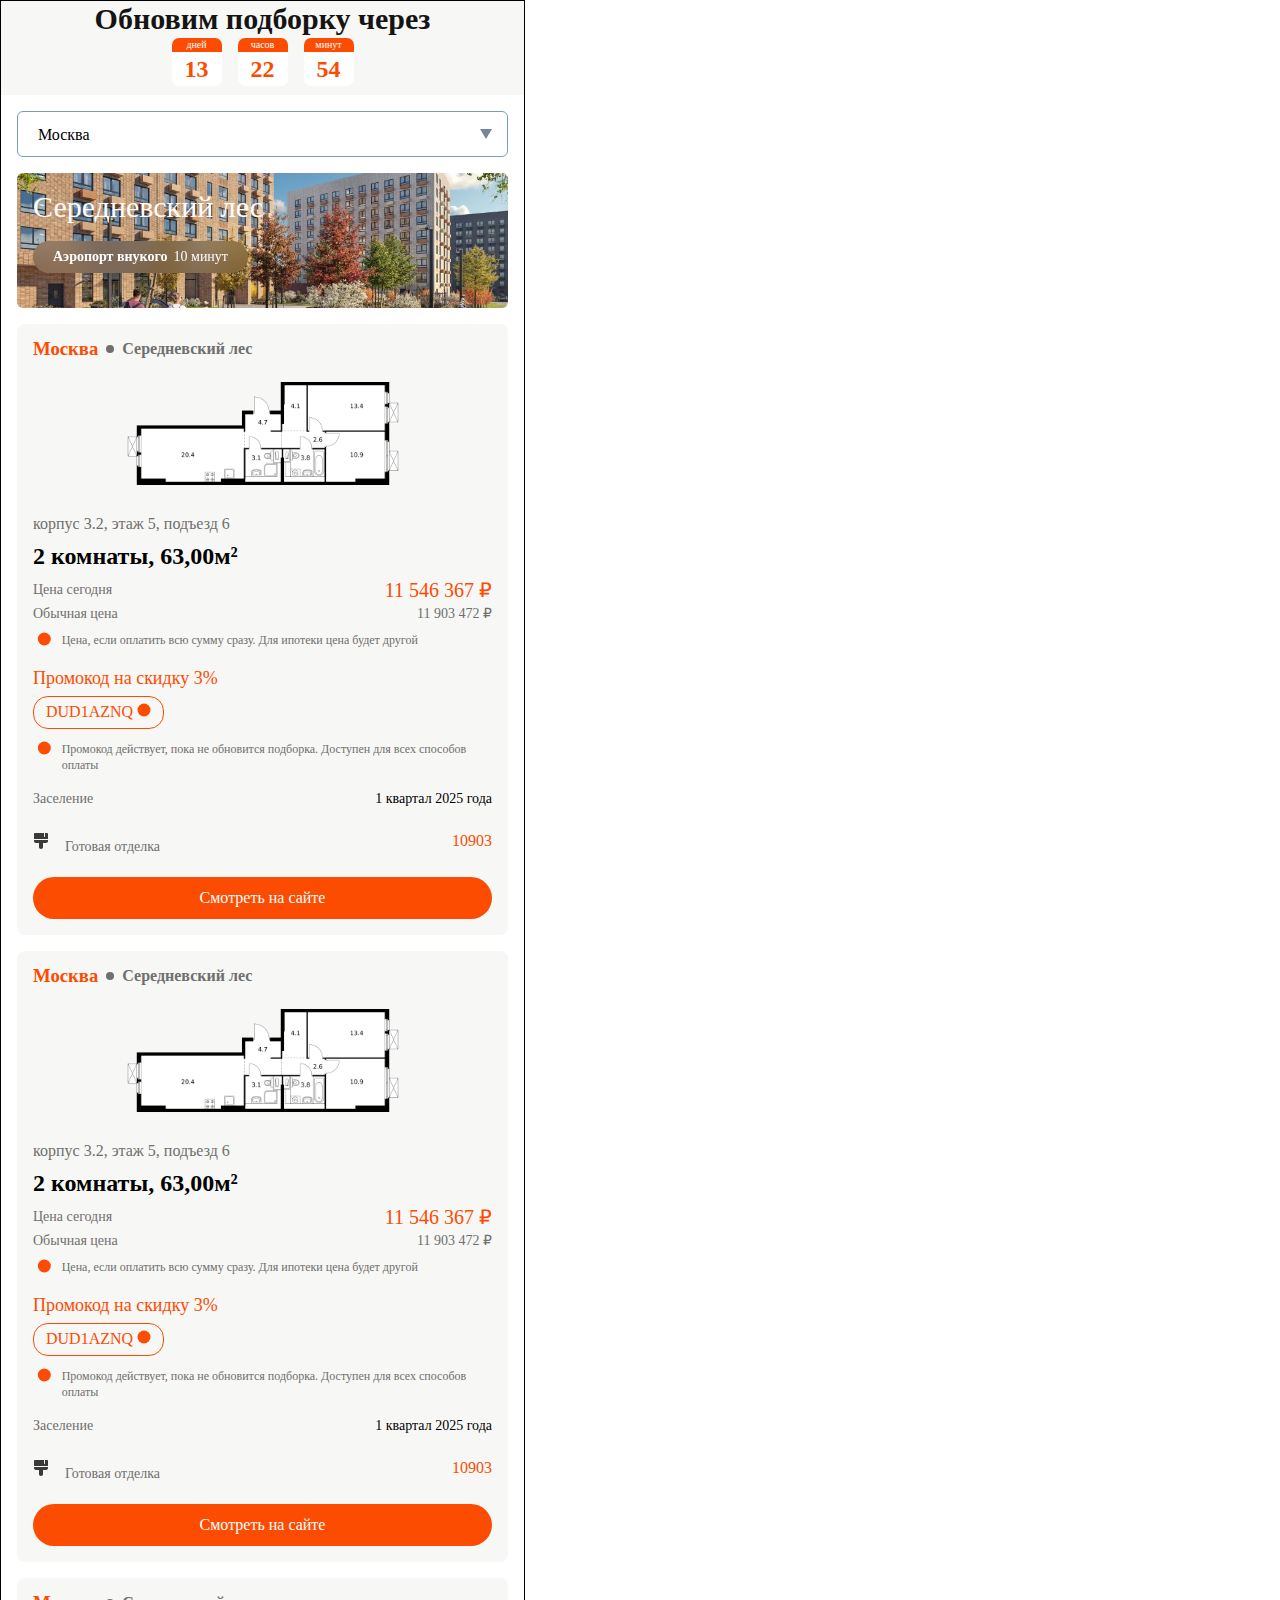
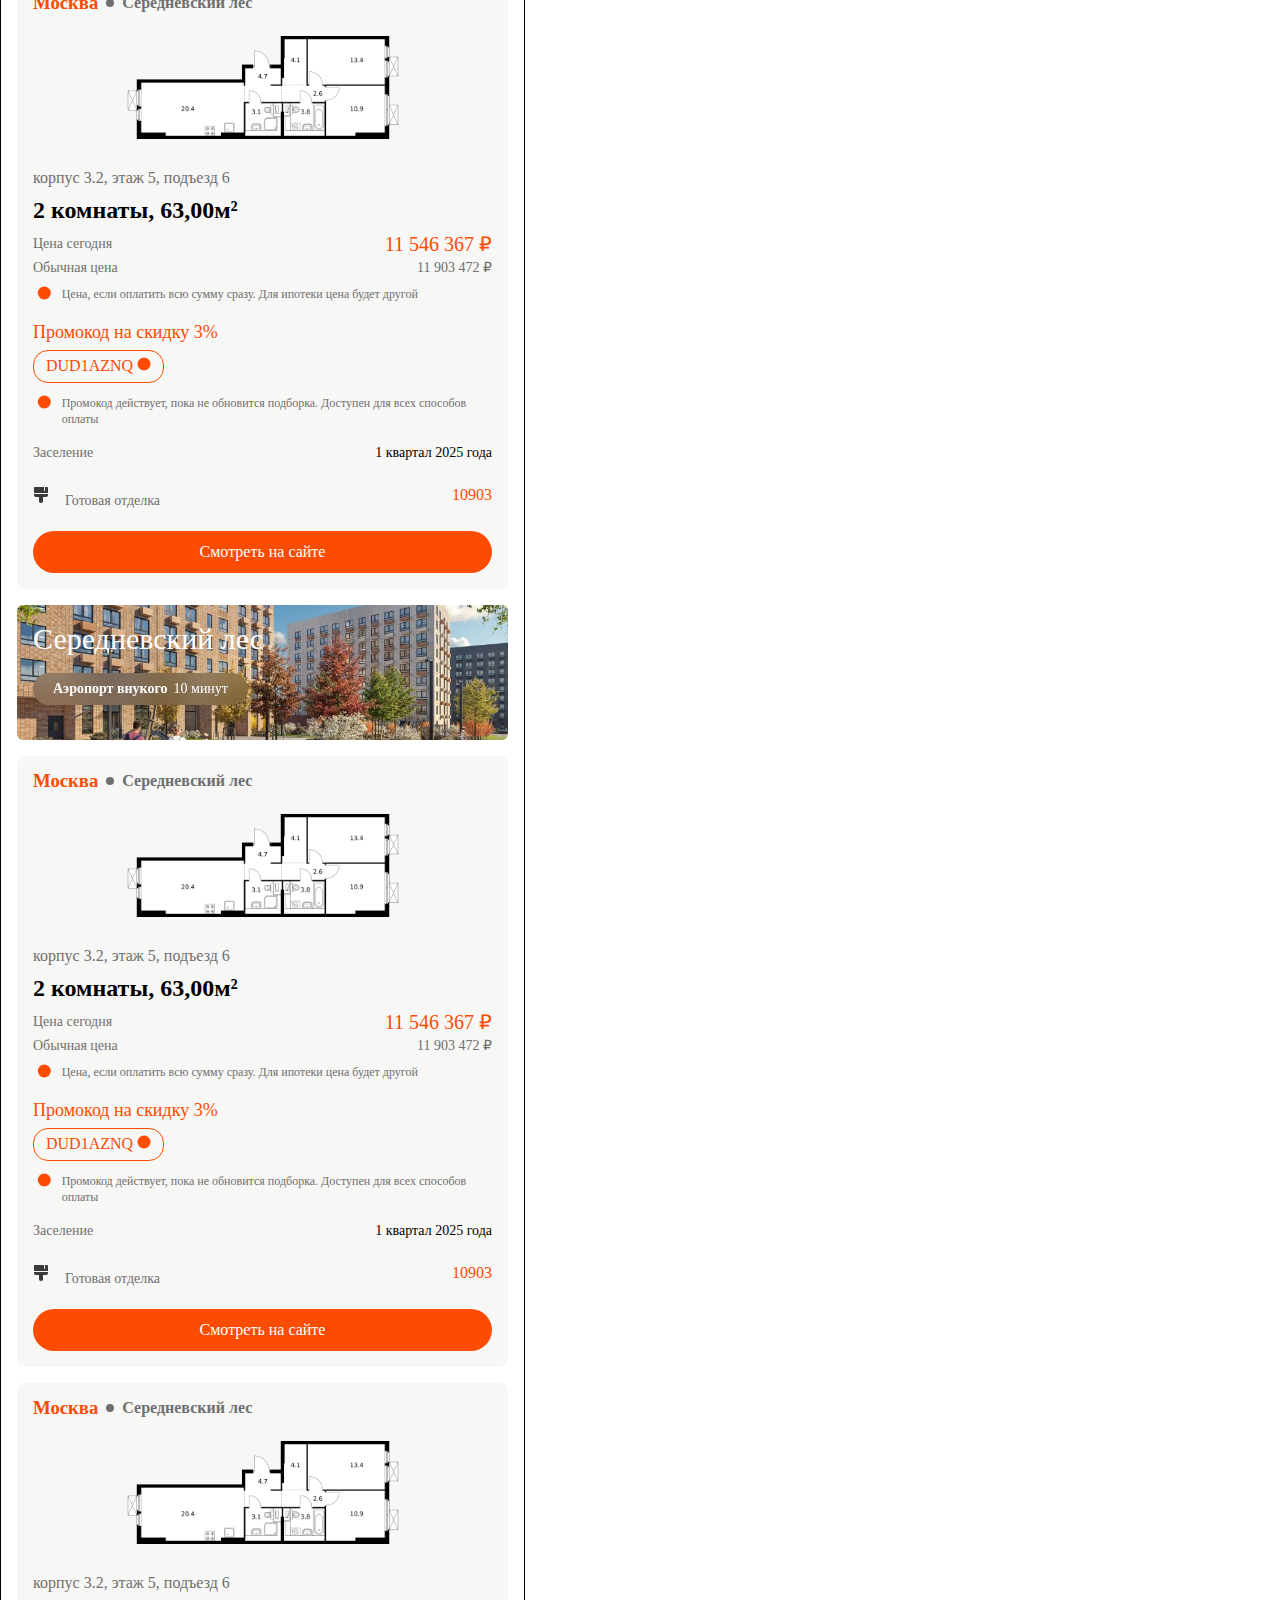
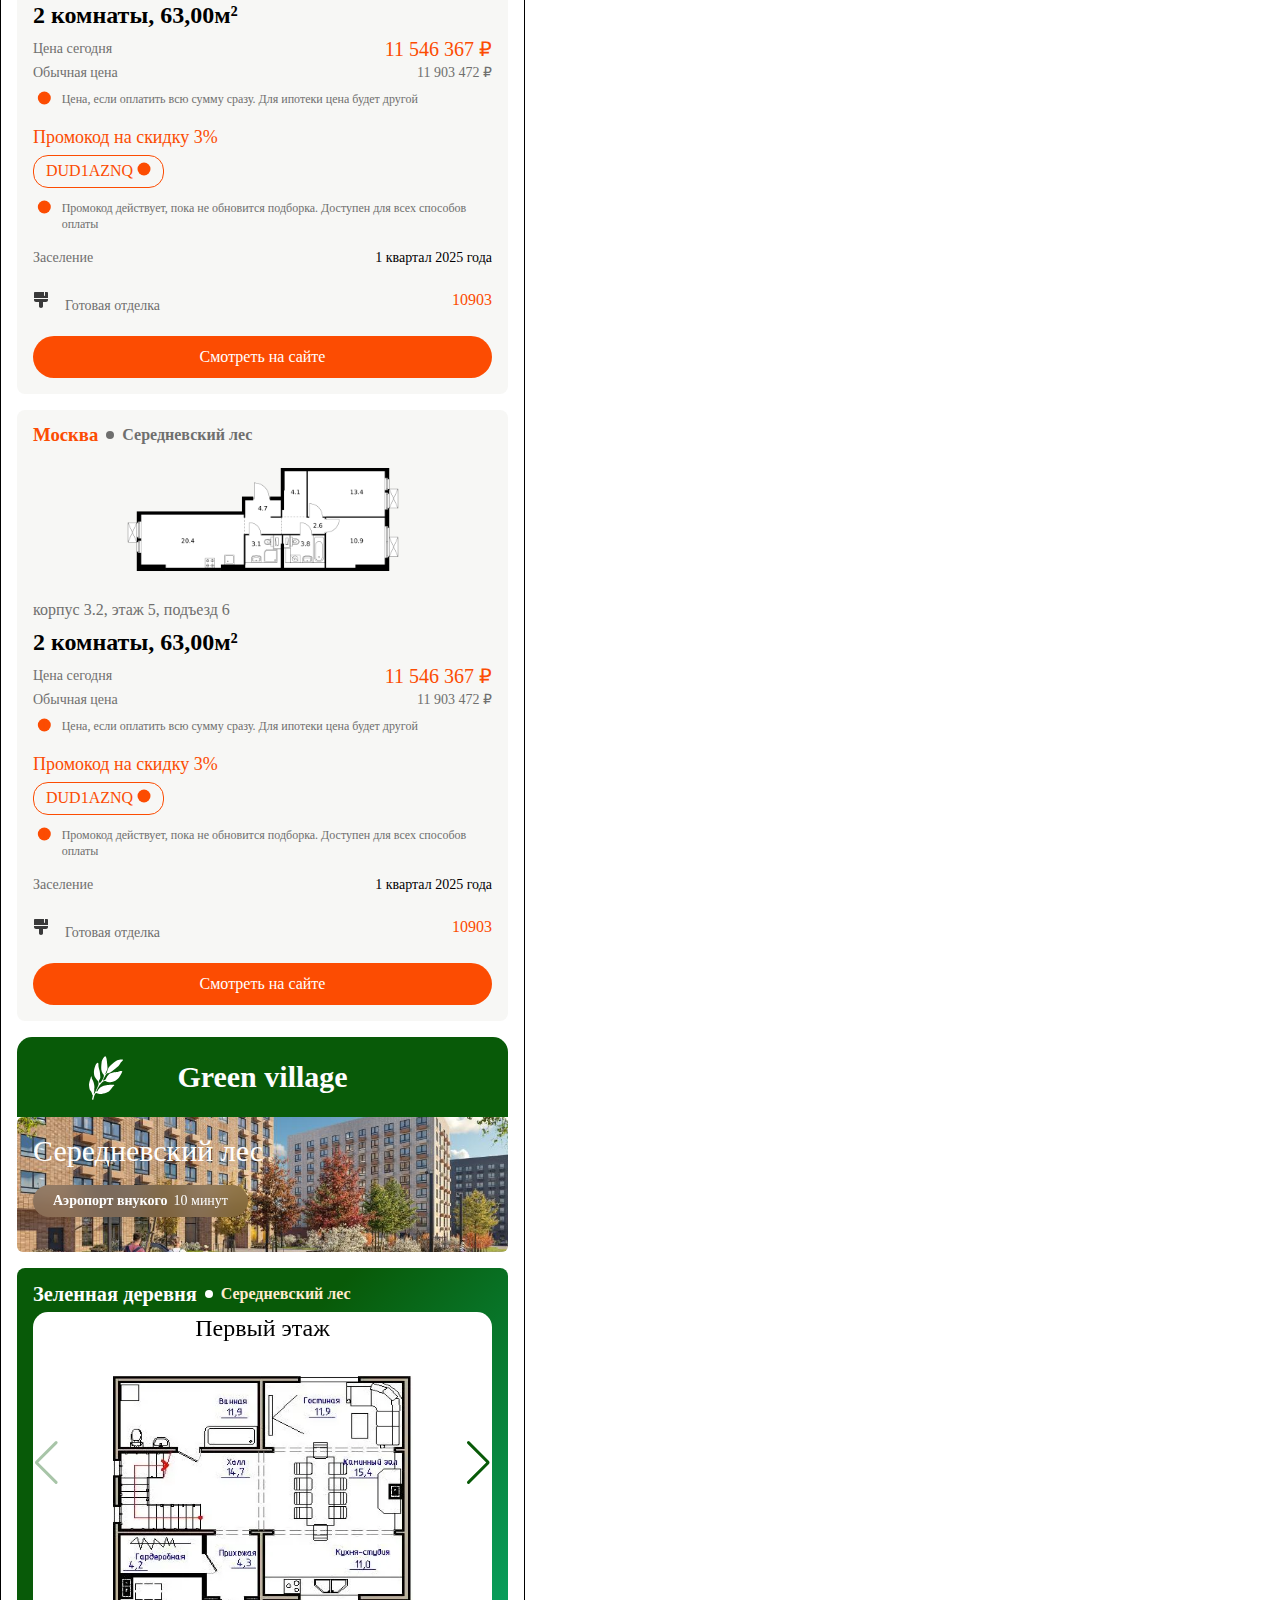
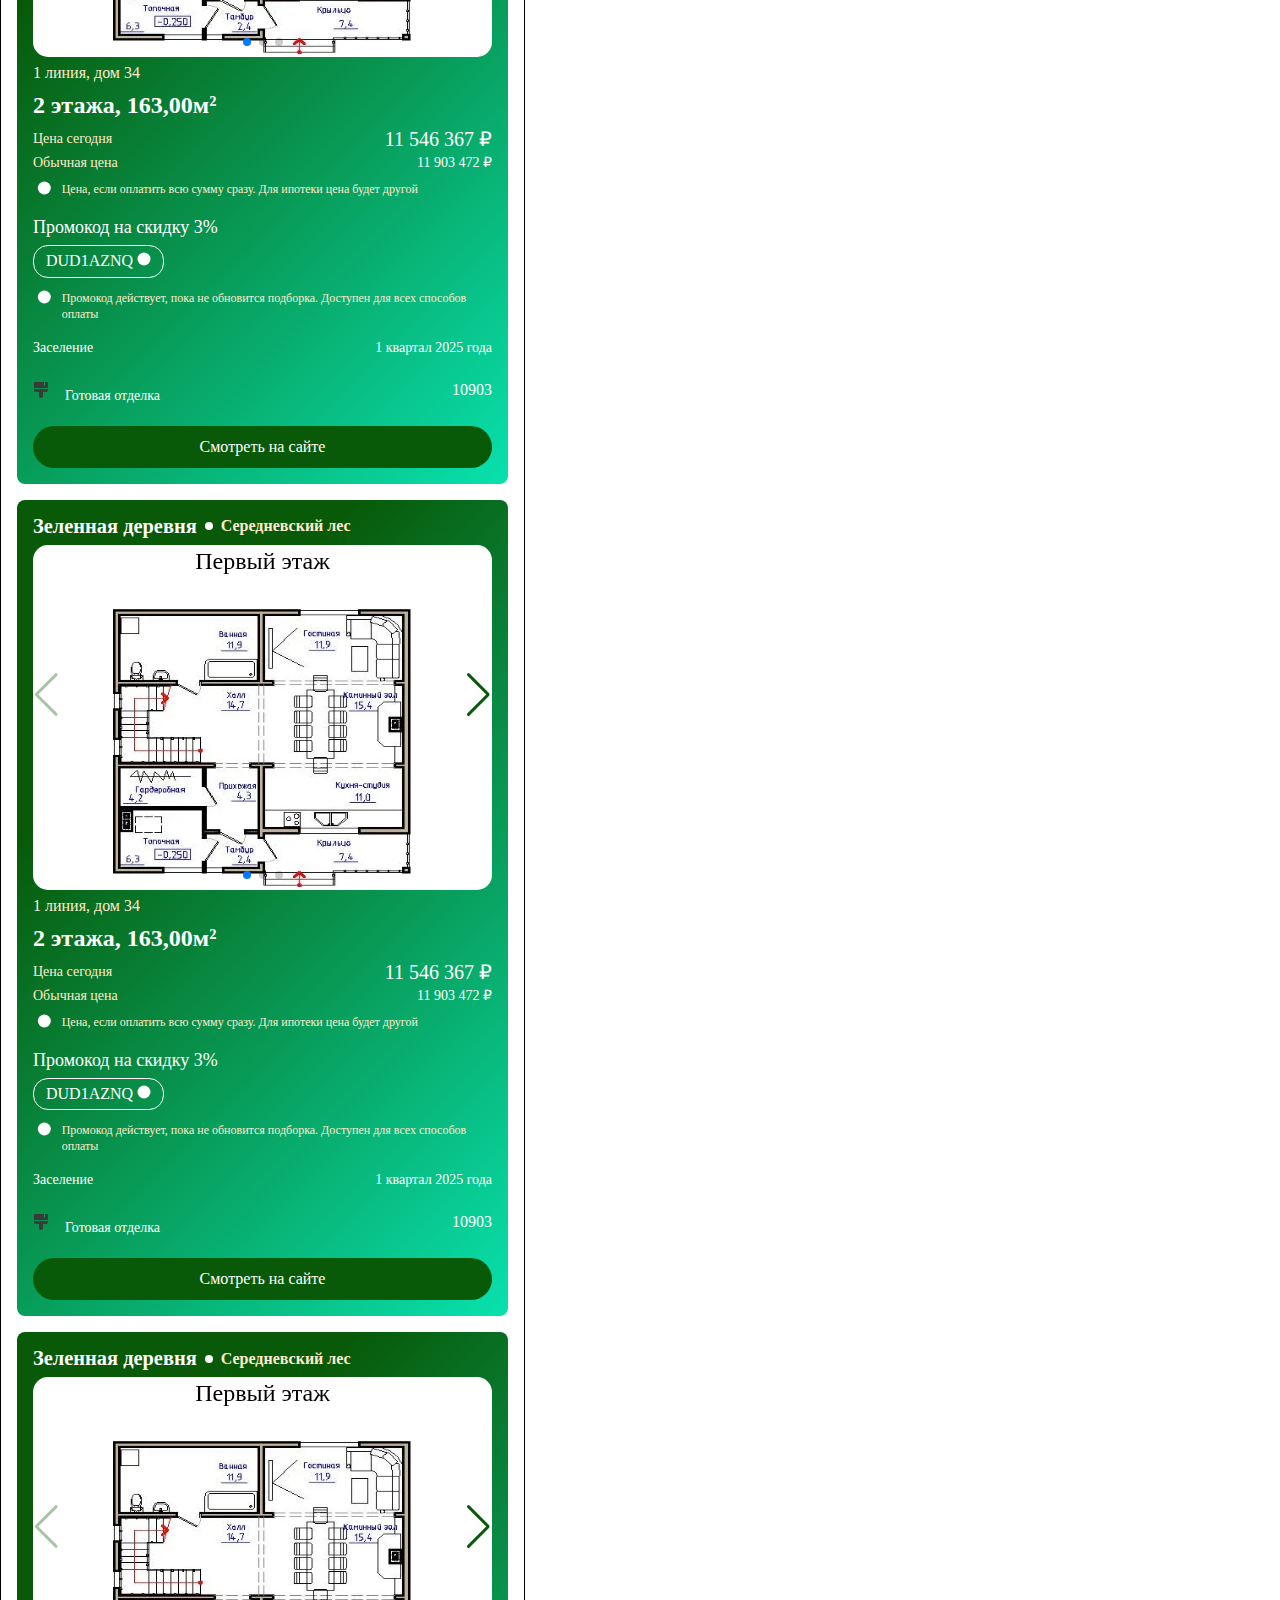
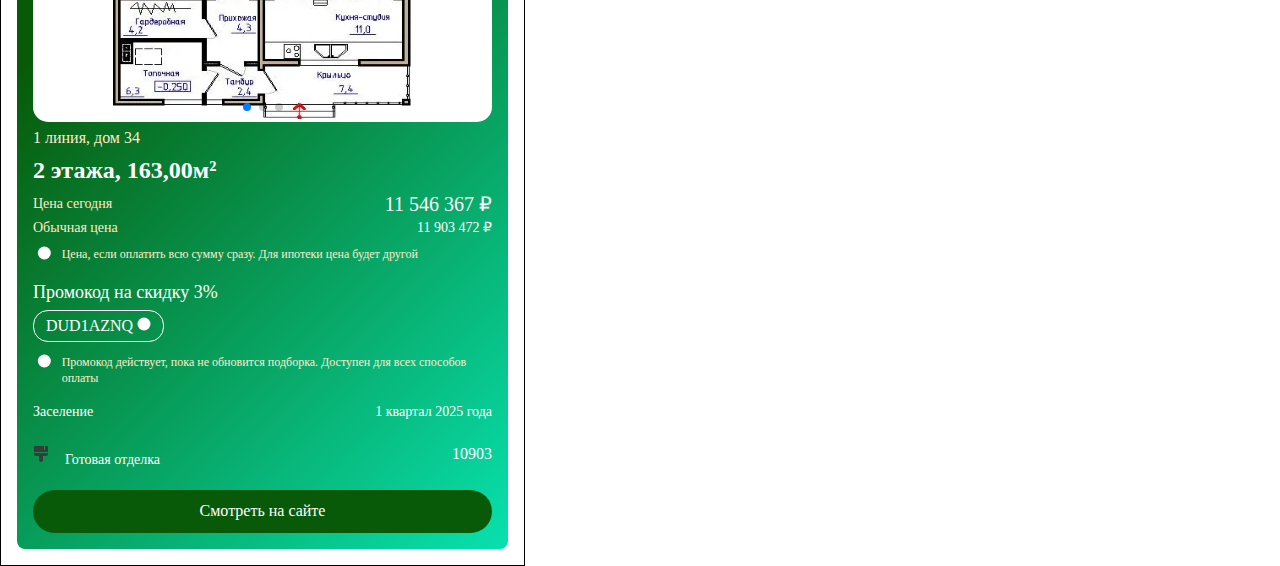
<file: index.html>
<!DOCTYPE html>
<html lang="en">

<head>
  <meta charset="UTF-8">
  <meta name="viewport" content="width=device-width, initial-scale=1.0">
  <title>Web app</title>
  <link rel="stylesheet" href="https://cdn.jsdelivr.net/npm/swiper@9/swiper-bundle.min.css"/>
  <link rel="stylesheet" href="css/normalize.css">
  <link rel="stylesheet" href="css/style.css">
  <link rel="stylesheet" href="css/style_swiper.css">
  <link rel="stylesheet" href="css/green.css">
</head>

<body>
  <div class="content">
    <div class="webapp__info">
      <h2 class="webapp__title">Обновим подборку через</h2>
      <ul class="info__date flex list-reset">
        <li class="date__card">
          <div class="card__content flex">
            <span class="card__up">дней</span>
            <span class="card__down">13</span>
          </div>
        </li>
        <li class="date__card">
          <div class="card__content flex">
            <span class="card__up">часов</span>
            <span class="card__down">22</span>
          </div>
        </li>
        <li class="date__card">
          <div class="card__content flex">
            <span class="card__up">минут</span>
            <span class="card__down">54</span>
          </div>
        </li>
      </ul>
    </div>
    <header>
      <div class="container">
        <div class="form-group">
          <div class="dropdown">
            <button class="dropdown__button">Москва</button>
            <ul class="dropdown__list">
              <li class="dropdown__list-item" data-id="moskov" data-value="travel">Москва</li>
              <li class="dropdown__list-item" data-id="spb" data-value="lessons">Санкт-Петербург</li>
              <li class="dropdown__list-item" data-id="s3" data-value="photo">Зеленная деревня</li>
              <li class="dropdown__list-item" data-id="sochi" data-value="sport">Сочи</li>
            </ul>
            <input type="text" name="select-category" value="" class="dropdown__input-hidden" >
          </div>
        </div>
      </div>
    </header>
    <main class="container">
      <section id="moskov">
        <a href="#">
          <div class="header__section">
            <h2 class="section__titile">Середневский лес</h2>
            <div class="section__transport flex">
              <h4 class="transport__name">Аэропорт внукого</h4>
              <span> </span>
              <time class="transport__time">10 минут</time>
            </div>
          </div>
        </a>
        <div>
          <ul class="list-reset">
            <li class="plans">
              <div class="plans__card flex">
                <div class="card__header flex">
                  <h3 class="header__city">Москва</h3>
                  <span class="header__point"></span>
                  <h4 class="header__location">Середневский лес</h4>
                </div>
                <img src="images/plan1.png" alt="" class="plans__img">
                <div>
                  <div class="plans__address flex">
                    <span class="address__text">корпус 3.2, этаж 5, подъезд 6</span>
                  </div>
                  <div class="plans__info flex">
                    <h2 class="info__detail">2 комнаты, 63,00м²</h2>
                  </div>
                  <div class="flex plans__price">
                    <div class="flex price__line">
                      <span class="price__detail">Цена сегодня</span>
                      <span class="price__detail price__today">11 546 367 ₽</span>
                    </div>
                    <div class="flex price__line">
                      <span class="price__detail">Обычная цена</span>
                      <span class="price__detail price__regular">11 903 472 ₽</span>
                    </div>
                  </div>
                  <div class="plans_sale flex">
                    <svg width="14" height="14" viewBox="0 0 14 14" fill="#fc4c02" xmlns="http://www.w3.org/2000/svg"
                      class="save__svg">
                      <circle cx="7" cy="7" r="6.5"></circle>
                      <path
                        d="M6.5 6C6.5 5.72386 6.72386 5.5 7 5.5C7.27614 5.5 7.5 5.72386 7.5 6V10.5C7.5 10.7761 7.27614 11 7 11C6.72386 11 6.5 10.7761 6.5 10.5V6Z">
                      </path>
                      <path
                        d="M7.00006 4.32C7.37206 4.32 7.66006 4.032 7.66006 3.66C7.66006 3.288 7.37206 3 7.00006 3C6.62806 3 6.34006 3.288 6.34006 3.66C6.34006 4.032 6.62806 4.32 7.00006 4.32Z">
                      </path>
                    </svg>
                    <p class="sale_text">
                      Цена, если оплатить всю сумму сразу. Для ипотеки цена будет другой
                    </p>
                  </div>
                  <p class="promocode__text">
                    Промокод на скидку 3%
                  </p>
                  <button class="btn-reset promocode__btn">
                    DUD1AZNQ
                    <svg width="14" height="14" viewBox="0 0 14 14" fill="#fc4c02" xmlns="http://www.w3.org/2000/svg"
                      class="stroke-primary basis-[5%] mr-1.5">
                      <circle cx="7" cy="7" r="6.5"></circle>
                      <path
                        d="M6.5 6C6.5 5.72386 6.72386 5.5 7 5.5C7.27614 5.5 7.5 5.72386 7.5 6V10.5C7.5 10.7761 7.27614 11 7 11C6.72386 11 6.5 10.7761 6.5 10.5V6Z">
                      </path>
                      <path
                        d="M7.00006 4.32C7.37206 4.32 7.66006 4.032 7.66006 3.66C7.66006 3.288 7.37206 3 7.00006 3C6.62806 3 6.34006 3.288 6.34006 3.66C6.34006 4.032 6.62806 4.32 7.00006 4.32Z">
                      </path>
                    </svg>
                  </button>
                  <div class="plans_sale flex">
                    <svg width="14" height="14" viewBox="0 0 14 14" fill="#fc4c02" xmlns="http://www.w3.org/2000/svg"
                      class="save__svg">
                      <circle cx="7" cy="7" r="6.5"></circle>
                      <path
                        d="M6.5 6C6.5 5.72386 6.72386 5.5 7 5.5C7.27614 5.5 7.5 5.72386 7.5 6V10.5C7.5 10.7761 7.27614 11 7 11C6.72386 11 6.5 10.7761 6.5 10.5V6Z">
                      </path>
                      <path
                        d="M7.00006 4.32C7.37206 4.32 7.66006 4.032 7.66006 3.66C7.66006 3.288 7.37206 3 7.00006 3C6.62806 3 6.34006 3.288 6.34006 3.66C6.34006 4.032 6.62806 4.32 7.00006 4.32Z">
                      </path>
                    </svg>
                    <p class="promocode__info">
                      Промокод действует, пока не обновится подборка. Доступен для всех способов оплаты
                    </p>
                  </div>
                  <div class="flex_between plans__check-in">
                    <span class="check-in__title">Заселение</span>
                    <span class="check-in__date">1 квартал 2025 года</span>
                  </div>
                  <div class="flex_between finishing">
                    <div class="flex">
                      <svg width="16" height="16" viewBox="0 0 16 16" fill="none" xmlns="http://www.w3.org/2000/svg">
                        <path fill-rule="evenodd" clip-rule="evenodd"
                          d="M15 6H1V1C1 0.447715 1.44772 0 2 0H11V3.5C11 3.77614 11.2239 4 11.5 4C11.7761 4 12 3.77614 12 3.5V0H14C14.5523 0 15 0.447715 15 1V6ZM1 7H15V8C15 9.10457 14.1046 10 13 10H10V14.3333C10 15.2538 9.10457 16 8 16C6.89543 16 6 15.2538 6 14.3333V10H3C1.89543 10 1 9.10457 1 8V7Z"
                          fill="#3A3A3A" />
                      </svg>
                      <span class="finishing__text">Готовая отделка</span>
                    </div>
                    <div class="flex">
                      <path fill-rule="evenodd" clip-rule="evenodd"
                        d="M13.9177 9.00419C14.0087 9.54892 14.4477 10 15 10C15.5523 10 16.0066 9.55004 15.9384 9.00199C15.4471 5.05471 12.0803 2 8 2C3.9197 2 0.552862 5.05471 0.0616463 9.00199C-0.00655635 9.55004 0.447715 10 1 10C1.55228 10 1.99127 9.54893 2.08226 9.00419C2.55661 6.16441 5.02554 4 8 4C10.9745 4 13.4434 6.16441 13.9177 9.00419Z">
                      </path>
                      <span class="finishing__count">10903</span>
                    </div>
                  </div>
                  <button class="btn-reset btn_link">
                    <a href="">
                      Смотреть на сайте
                    </a>
                  </button>
                </div>
              </div>
            </li>
            <li class="plans">
              <div class="plans__card flex">
                <div class="card__header flex">
                  <h3 class="header__city">Москва</h3>
                  <span class="header__point"></span>
                  <h4 class="header__location">Середневский лес</h4>
                </div>
                <img src="images/plan1.png" alt="" class="plans__img">
                <div>
                  <div class="plans__address flex">
                    <span class="address__text">корпус 3.2, этаж 5, подъезд 6</span>
                  </div>
                  <div class="plans__info flex">
                    <h2 class="info__detail">2 комнаты, 63,00м²</h2>
                  </div>
                  <div class="flex plans__price">
                    <div class="flex price__line">
                      <span class="price__detail">Цена сегодня</span>
                      <span class="price__detail price__today">11 546 367 ₽</span>
                    </div>
                    <div class="flex price__line">
                      <span class="price__detail">Обычная цена</span>
                      <span class="price__detail price__regular">11 903 472 ₽</span>
                    </div>
                  </div>
                  <div class="plans_sale flex">
                    <svg width="14" height="14" viewBox="0 0 14 14" fill="#fc4c02" xmlns="http://www.w3.org/2000/svg"
                      class="save__svg">
                      <circle cx="7" cy="7" r="6.5"></circle>
                      <path
                        d="M6.5 6C6.5 5.72386 6.72386 5.5 7 5.5C7.27614 5.5 7.5 5.72386 7.5 6V10.5C7.5 10.7761 7.27614 11 7 11C6.72386 11 6.5 10.7761 6.5 10.5V6Z">
                      </path>
                      <path
                        d="M7.00006 4.32C7.37206 4.32 7.66006 4.032 7.66006 3.66C7.66006 3.288 7.37206 3 7.00006 3C6.62806 3 6.34006 3.288 6.34006 3.66C6.34006 4.032 6.62806 4.32 7.00006 4.32Z">
                      </path>
                    </svg>
                    <p class="sale_text">
                      Цена, если оплатить всю сумму сразу. Для ипотеки цена будет другой
                    </p>
                  </div>
                  <p class="promocode__text">
                    Промокод на скидку 3%
                  </p>
                  <button class="btn-reset promocode__btn">
                    DUD1AZNQ
                    <svg width="14" height="14" viewBox="0 0 14 14" fill="#fc4c02" xmlns="http://www.w3.org/2000/svg"
                      class="stroke-primary basis-[5%] mr-1.5">
                      <circle cx="7" cy="7" r="6.5"></circle>
                      <path
                        d="M6.5 6C6.5 5.72386 6.72386 5.5 7 5.5C7.27614 5.5 7.5 5.72386 7.5 6V10.5C7.5 10.7761 7.27614 11 7 11C6.72386 11 6.5 10.7761 6.5 10.5V6Z">
                      </path>
                      <path
                        d="M7.00006 4.32C7.37206 4.32 7.66006 4.032 7.66006 3.66C7.66006 3.288 7.37206 3 7.00006 3C6.62806 3 6.34006 3.288 6.34006 3.66C6.34006 4.032 6.62806 4.32 7.00006 4.32Z">
                      </path>
                    </svg>
                  </button>
                  <div class="plans_sale flex">
                    <svg width="14" height="14" viewBox="0 0 14 14" fill="#fc4c02" xmlns="http://www.w3.org/2000/svg"
                      class="save__svg">
                      <circle cx="7" cy="7" r="6.5"></circle>
                      <path
                        d="M6.5 6C6.5 5.72386 6.72386 5.5 7 5.5C7.27614 5.5 7.5 5.72386 7.5 6V10.5C7.5 10.7761 7.27614 11 7 11C6.72386 11 6.5 10.7761 6.5 10.5V6Z">
                      </path>
                      <path
                        d="M7.00006 4.32C7.37206 4.32 7.66006 4.032 7.66006 3.66C7.66006 3.288 7.37206 3 7.00006 3C6.62806 3 6.34006 3.288 6.34006 3.66C6.34006 4.032 6.62806 4.32 7.00006 4.32Z">
                      </path>
                    </svg>
                    <p class="promocode__info">
                      Промокод действует, пока не обновится подборка. Доступен для всех способов оплаты
                    </p>
                  </div>
                  <div class="flex_between plans__check-in">
                    <span class="check-in__title">Заселение</span>
                    <span class="check-in__date">1 квартал 2025 года</span>
                  </div>
                  <div class="flex_between finishing">
                    <div class="flex">
                      <svg width="16" height="16" viewBox="0 0 16 16" fill="none" xmlns="http://www.w3.org/2000/svg">
                        <path fill-rule="evenodd" clip-rule="evenodd"
                          d="M15 6H1V1C1 0.447715 1.44772 0 2 0H11V3.5C11 3.77614 11.2239 4 11.5 4C11.7761 4 12 3.77614 12 3.5V0H14C14.5523 0 15 0.447715 15 1V6ZM1 7H15V8C15 9.10457 14.1046 10 13 10H10V14.3333C10 15.2538 9.10457 16 8 16C6.89543 16 6 15.2538 6 14.3333V10H3C1.89543 10 1 9.10457 1 8V7Z"
                          fill="#3A3A3A" />
                      </svg>
                      <span class="finishing__text">Готовая отделка</span>
                    </div>
                    <div class="flex">
                      <path fill-rule="evenodd" clip-rule="evenodd"
                        d="M13.9177 9.00419C14.0087 9.54892 14.4477 10 15 10C15.5523 10 16.0066 9.55004 15.9384 9.00199C15.4471 5.05471 12.0803 2 8 2C3.9197 2 0.552862 5.05471 0.0616463 9.00199C-0.00655635 9.55004 0.447715 10 1 10C1.55228 10 1.99127 9.54893 2.08226 9.00419C2.55661 6.16441 5.02554 4 8 4C10.9745 4 13.4434 6.16441 13.9177 9.00419Z">
                      </path>
                      <span class="finishing__count">10903</span>
                    </div>
                  </div>
                  <button class="btn-reset btn_link">
                    <a href="">
                      Смотреть на сайте
                    </a>
                  </button>
                </div>
              </div>
            </li>
            <li class="plans">
              <div class="plans__card flex">
                <div class="card__header flex">
                  <h3 class="header__city">Москва</h3>
                  <span class="header__point"></span>
                  <h4 class="header__location">Середневский лес</h4>
                </div>
                <img src="images/plan1.png" alt="" class="plans__img">
                <div>
                  <div class="plans__address flex">
                    <span class="address__text">корпус 3.2, этаж 5, подъезд 6</span>
                  </div>
                  <div class="plans__info flex">
                    <h2 class="info__detail">2 комнаты, 63,00м²</h2>
                  </div>
                  <div class="flex plans__price">
                    <div class="flex price__line">
                      <span class="price__detail">Цена сегодня</span>
                      <span class="price__detail price__today">11 546 367 ₽</span>
                    </div>
                    <div class="flex price__line">
                      <span class="price__detail">Обычная цена</span>
                      <span class="price__detail price__regular">11 903 472 ₽</span>
                    </div>
                  </div>
                  <div class="plans_sale flex">
                    <svg width="14" height="14" viewBox="0 0 14 14" fill="#fc4c02" xmlns="http://www.w3.org/2000/svg"
                      class="save__svg">
                      <circle cx="7" cy="7" r="6.5"></circle>
                      <path
                        d="M6.5 6C6.5 5.72386 6.72386 5.5 7 5.5C7.27614 5.5 7.5 5.72386 7.5 6V10.5C7.5 10.7761 7.27614 11 7 11C6.72386 11 6.5 10.7761 6.5 10.5V6Z">
                      </path>
                      <path
                        d="M7.00006 4.32C7.37206 4.32 7.66006 4.032 7.66006 3.66C7.66006 3.288 7.37206 3 7.00006 3C6.62806 3 6.34006 3.288 6.34006 3.66C6.34006 4.032 6.62806 4.32 7.00006 4.32Z">
                      </path>
                    </svg>
                    <p class="sale_text">
                      Цена, если оплатить всю сумму сразу. Для ипотеки цена будет другой
                    </p>
                  </div>
                  <p class="promocode__text">
                    Промокод на скидку 3%
                  </p>
                  <button class="btn-reset promocode__btn">
                    DUD1AZNQ
                    <svg width="14" height="14" viewBox="0 0 14 14" fill="#fc4c02" xmlns="http://www.w3.org/2000/svg"
                      class="stroke-primary basis-[5%] mr-1.5">
                      <circle cx="7" cy="7" r="6.5"></circle>
                      <path
                        d="M6.5 6C6.5 5.72386 6.72386 5.5 7 5.5C7.27614 5.5 7.5 5.72386 7.5 6V10.5C7.5 10.7761 7.27614 11 7 11C6.72386 11 6.5 10.7761 6.5 10.5V6Z">
                      </path>
                      <path
                        d="M7.00006 4.32C7.37206 4.32 7.66006 4.032 7.66006 3.66C7.66006 3.288 7.37206 3 7.00006 3C6.62806 3 6.34006 3.288 6.34006 3.66C6.34006 4.032 6.62806 4.32 7.00006 4.32Z">
                      </path>
                    </svg>
                  </button>
                  <div class="plans_sale flex">
                    <svg width="14" height="14" viewBox="0 0 14 14" fill="#fc4c02" xmlns="http://www.w3.org/2000/svg"
                      class="save__svg">
                      <circle cx="7" cy="7" r="6.5"></circle>
                      <path
                        d="M6.5 6C6.5 5.72386 6.72386 5.5 7 5.5C7.27614 5.5 7.5 5.72386 7.5 6V10.5C7.5 10.7761 7.27614 11 7 11C6.72386 11 6.5 10.7761 6.5 10.5V6Z">
                      </path>
                      <path
                        d="M7.00006 4.32C7.37206 4.32 7.66006 4.032 7.66006 3.66C7.66006 3.288 7.37206 3 7.00006 3C6.62806 3 6.34006 3.288 6.34006 3.66C6.34006 4.032 6.62806 4.32 7.00006 4.32Z">
                      </path>
                    </svg>
                    <p class="promocode__info">
                      Промокод действует, пока не обновится подборка. Доступен для всех способов оплаты
                    </p>
                  </div>
                  <div class="flex_between plans__check-in">
                    <span class="check-in__title">Заселение</span>
                    <span class="check-in__date">1 квартал 2025 года</span>
                  </div>
                  <div class="flex_between finishing">
                    <div class="flex">
                      <svg width="16" height="16" viewBox="0 0 16 16" fill="none" xmlns="http://www.w3.org/2000/svg">
                        <path fill-rule="evenodd" clip-rule="evenodd"
                          d="M15 6H1V1C1 0.447715 1.44772 0 2 0H11V3.5C11 3.77614 11.2239 4 11.5 4C11.7761 4 12 3.77614 12 3.5V0H14C14.5523 0 15 0.447715 15 1V6ZM1 7H15V8C15 9.10457 14.1046 10 13 10H10V14.3333C10 15.2538 9.10457 16 8 16C6.89543 16 6 15.2538 6 14.3333V10H3C1.89543 10 1 9.10457 1 8V7Z"
                          fill="#3A3A3A" />
                      </svg>
                      <span class="finishing__text">Готовая отделка</span>
                    </div>
                    <div class="flex">
                      <path fill-rule="evenodd" clip-rule="evenodd"
                        d="M13.9177 9.00419C14.0087 9.54892 14.4477 10 15 10C15.5523 10 16.0066 9.55004 15.9384 9.00199C15.4471 5.05471 12.0803 2 8 2C3.9197 2 0.552862 5.05471 0.0616463 9.00199C-0.00655635 9.55004 0.447715 10 1 10C1.55228 10 1.99127 9.54893 2.08226 9.00419C2.55661 6.16441 5.02554 4 8 4C10.9745 4 13.4434 6.16441 13.9177 9.00419Z">
                      </path>
                      <span class="finishing__count">10903</span>
                    </div>
                  </div>
                  <button class="btn-reset btn_link">
                    <a href="">
                      Смотреть на сайте
                    </a>
                  </button>
                </div>
              </div>
            </li>
          </ul>
        </div>
      </section>
      <section id="spb">
        <a href="#">
          <div class="header__section">
            <h2 class="section__titile">Середневский лес</h2>
            <div class="section__transport flex">
              <h4 class="transport__name">Аэропорт внукого</h4>
              <span></span>
              <time class="transport__time">10 минут</time>
            </div>
          </div>
        </a>
        <div>
          <ul class="list-reset">
            <li class="plans">
              <div class="plans__card flex">
                <div class="card__header flex">
                  <h3 class="header__city">Москва</h3>
                  <span class="header__point"></span>
                  <h4 class="header__location">Середневский лес</h4>
                </div>
                <img src="images/plan1.png" alt="" class="plans__img">
                <div>
                  <div>
                    <div class="plans__address flex">
                      <span class="address__text">корпус 3.2, этаж 5, подъезд 6</span>
                    </div>
                    <div class="plans__info flex">
                      <h2 class="info__detail">2 комнаты, 63,00м²</h2>
                    </div>
                    <div class="flex plans__price">
                      <div class="flex price__line">
                        <span class="price__detail">Цена сегодня</span>
                        <span class="price__detail price__today">11 546 367 ₽</span>
                      </div>
                      <div class="flex price__line">
                        <span class="price__detail">Обычная цена</span>
                        <span class="price__detail price__regular">11 903 472 ₽</span>
                      </div>
                    </div>
                    <div class="plans_sale flex">
                      <svg width="14" height="14" viewBox="0 0 14 14" fill="#fc4c02" xmlns="http://www.w3.org/2000/svg"
                        class="save__svg">
                        <circle cx="7" cy="7" r="6.5"></circle>
                        <path
                          d="M6.5 6C6.5 5.72386 6.72386 5.5 7 5.5C7.27614 5.5 7.5 5.72386 7.5 6V10.5C7.5 10.7761 7.27614 11 7 11C6.72386 11 6.5 10.7761 6.5 10.5V6Z">
                        </path>
                        <path
                          d="M7.00006 4.32C7.37206 4.32 7.66006 4.032 7.66006 3.66C7.66006 3.288 7.37206 3 7.00006 3C6.62806 3 6.34006 3.288 6.34006 3.66C6.34006 4.032 6.62806 4.32 7.00006 4.32Z">
                        </path>
                      </svg>
                      <p class="sale_text">
                        Цена, если оплатить всю сумму сразу. Для ипотеки цена будет другой
                      </p>
                    </div>
                    <p class="promocode__text">
                      Промокод на скидку 3%
                    </p>
                    <button class="btn-reset promocode__btn">
                      DUD1AZNQ
                      <svg width="14" height="14" viewBox="0 0 14 14" fill="#fc4c02" xmlns="http://www.w3.org/2000/svg"
                        class="stroke-primary basis-[5%] mr-1.5">
                        <circle cx="7" cy="7" r="6.5"></circle>
                        <path
                          d="M6.5 6C6.5 5.72386 6.72386 5.5 7 5.5C7.27614 5.5 7.5 5.72386 7.5 6V10.5C7.5 10.7761 7.27614 11 7 11C6.72386 11 6.5 10.7761 6.5 10.5V6Z">
                        </path>
                        <path
                          d="M7.00006 4.32C7.37206 4.32 7.66006 4.032 7.66006 3.66C7.66006 3.288 7.37206 3 7.00006 3C6.62806 3 6.34006 3.288 6.34006 3.66C6.34006 4.032 6.62806 4.32 7.00006 4.32Z">
                        </path>
                      </svg>
                    </button>
                    <div class="plans_sale flex">
                      <svg width="14" height="14" viewBox="0 0 14 14" fill="#fc4c02" xmlns="http://www.w3.org/2000/svg"
                        class="save__svg">
                        <circle cx="7" cy="7" r="6.5"></circle>
                        <path
                          d="M6.5 6C6.5 5.72386 6.72386 5.5 7 5.5C7.27614 5.5 7.5 5.72386 7.5 6V10.5C7.5 10.7761 7.27614 11 7 11C6.72386 11 6.5 10.7761 6.5 10.5V6Z">
                        </path>
                        <path
                          d="M7.00006 4.32C7.37206 4.32 7.66006 4.032 7.66006 3.66C7.66006 3.288 7.37206 3 7.00006 3C6.62806 3 6.34006 3.288 6.34006 3.66C6.34006 4.032 6.62806 4.32 7.00006 4.32Z">
                        </path>
                      </svg>
                      <p class="promocode__info">
                        Промокод действует, пока не обновится подборка. Доступен для всех способов оплаты
                      </p>
                    </div>
                    <div class="flex_between plans__check-in">
                      <span class="check-in__title">Заселение</span>
                      <span class="check-in__date">1 квартал 2025 года</span>
                    </div>
                    <div class="flex_between finishing">
                      <div class="flex">
                        <svg width="16" height="16" viewBox="0 0 16 16" fill="none" xmlns="http://www.w3.org/2000/svg">
                          <path fill-rule="evenodd" clip-rule="evenodd"
                            d="M15 6H1V1C1 0.447715 1.44772 0 2 0H11V3.5C11 3.77614 11.2239 4 11.5 4C11.7761 4 12 3.77614 12 3.5V0H14C14.5523 0 15 0.447715 15 1V6ZM1 7H15V8C15 9.10457 14.1046 10 13 10H10V14.3333C10 15.2538 9.10457 16 8 16C6.89543 16 6 15.2538 6 14.3333V10H3C1.89543 10 1 9.10457 1 8V7Z"
                            fill="#3A3A3A" />
                        </svg>
                        <span class="finishing__text">Готовая отделка</span>
                      </div>
                      <div class="flex">
                        <path fill-rule="evenodd" clip-rule="evenodd"
                          d="M13.9177 9.00419C14.0087 9.54892 14.4477 10 15 10C15.5523 10 16.0066 9.55004 15.9384 9.00199C15.4471 5.05471 12.0803 2 8 2C3.9197 2 0.552862 5.05471 0.0616463 9.00199C-0.00655635 9.55004 0.447715 10 1 10C1.55228 10 1.99127 9.54893 2.08226 9.00419C2.55661 6.16441 5.02554 4 8 4C10.9745 4 13.4434 6.16441 13.9177 9.00419Z">
                        </path>
                        <span class="finishing__count">10903</span>
                      </div>
                    </div>
                    <button class="btn-reset btn_link">
                      <a href="">
                        Смотреть на сайте
                      </a>
                    </button>
                  </div>
                </div>
              </div>
            </li>
            <li class="plans">
              <div class="plans__card flex">
                <div class="card__header flex">
                  <h3 class="header__city">Москва</h3>
                  <span class="header__point"></span>
                  <h4 class="header__location">Середневский лес</h4>
                </div>
                <img src="images/plan1.png" alt="" class="plans__img">
                <div>
                  <div class="plans__address flex">
                    <span class="address__text">корпус 3.2, этаж 5, подъезд 6</span>
                  </div>
                  <div class="plans__info flex">
                    <h2 class="info__detail">2 комнаты, 63,00м²</h2>
                  </div>
                  <div class="flex plans__price">
                    <div class="flex price__line">
                      <span class="price__detail">Цена сегодня</span>
                      <span class="price__detail price__today">11 546 367 ₽</span>
                    </div>
                    <div class="flex price__line">
                      <span class="price__detail">Обычная цена</span>
                      <span class="price__detail price__regular">11 903 472 ₽</span>
                    </div>
                  </div>
                  <div class="plans_sale flex">
                    <svg width="14" height="14" viewBox="0 0 14 14" fill="#fc4c02" xmlns="http://www.w3.org/2000/svg"
                      class="save__svg">
                      <circle cx="7" cy="7" r="6.5"></circle>
                      <path
                        d="M6.5 6C6.5 5.72386 6.72386 5.5 7 5.5C7.27614 5.5 7.5 5.72386 7.5 6V10.5C7.5 10.7761 7.27614 11 7 11C6.72386 11 6.5 10.7761 6.5 10.5V6Z">
                      </path>
                      <path
                        d="M7.00006 4.32C7.37206 4.32 7.66006 4.032 7.66006 3.66C7.66006 3.288 7.37206 3 7.00006 3C6.62806 3 6.34006 3.288 6.34006 3.66C6.34006 4.032 6.62806 4.32 7.00006 4.32Z">
                      </path>
                    </svg>
                    <p class="sale_text">
                      Цена, если оплатить всю сумму сразу. Для ипотеки цена будет другой
                    </p>
                  </div>
                  <p class="promocode__text">
                    Промокод на скидку 3%
                  </p>
                  <button class="btn-reset promocode__btn">
                    DUD1AZNQ
                    <svg width="14" height="14" viewBox="0 0 14 14" fill="#fc4c02" xmlns="http://www.w3.org/2000/svg"
                      class="stroke-primary basis-[5%] mr-1.5">
                      <circle cx="7" cy="7" r="6.5"></circle>
                      <path
                        d="M6.5 6C6.5 5.72386 6.72386 5.5 7 5.5C7.27614 5.5 7.5 5.72386 7.5 6V10.5C7.5 10.7761 7.27614 11 7 11C6.72386 11 6.5 10.7761 6.5 10.5V6Z">
                      </path>
                      <path
                        d="M7.00006 4.32C7.37206 4.32 7.66006 4.032 7.66006 3.66C7.66006 3.288 7.37206 3 7.00006 3C6.62806 3 6.34006 3.288 6.34006 3.66C6.34006 4.032 6.62806 4.32 7.00006 4.32Z">
                      </path>
                    </svg>
                  </button>
                  <div class="plans_sale flex">
                    <svg width="14" height="14" viewBox="0 0 14 14" fill="#fc4c02" xmlns="http://www.w3.org/2000/svg"
                      class="save__svg">
                      <circle cx="7" cy="7" r="6.5"></circle>
                      <path
                        d="M6.5 6C6.5 5.72386 6.72386 5.5 7 5.5C7.27614 5.5 7.5 5.72386 7.5 6V10.5C7.5 10.7761 7.27614 11 7 11C6.72386 11 6.5 10.7761 6.5 10.5V6Z">
                      </path>
                      <path
                        d="M7.00006 4.32C7.37206 4.32 7.66006 4.032 7.66006 3.66C7.66006 3.288 7.37206 3 7.00006 3C6.62806 3 6.34006 3.288 6.34006 3.66C6.34006 4.032 6.62806 4.32 7.00006 4.32Z">
                      </path>
                    </svg>
                    <p class="promocode__info">
                      Промокод действует, пока не обновится подборка. Доступен для всех способов оплаты
                    </p>
                  </div>
                  <div class="flex_between plans__check-in">
                    <span class="check-in__title">Заселение</span>
                    <span class="check-in__date">1 квартал 2025 года</span>
                  </div>
                  <div class="flex_between finishing">
                    <div class="flex">
                      <svg width="16" height="16" viewBox="0 0 16 16" fill="none" xmlns="http://www.w3.org/2000/svg">
                        <path fill-rule="evenodd" clip-rule="evenodd"
                          d="M15 6H1V1C1 0.447715 1.44772 0 2 0H11V3.5C11 3.77614 11.2239 4 11.5 4C11.7761 4 12 3.77614 12 3.5V0H14C14.5523 0 15 0.447715 15 1V6ZM1 7H15V8C15 9.10457 14.1046 10 13 10H10V14.3333C10 15.2538 9.10457 16 8 16C6.89543 16 6 15.2538 6 14.3333V10H3C1.89543 10 1 9.10457 1 8V7Z"
                          fill="#3A3A3A" />
                      </svg>
                      <span class="finishing__text">Готовая отделка</span>
                    </div>
                    <div class="flex">
                      <path fill-rule="evenodd" clip-rule="evenodd"
                        d="M13.9177 9.00419C14.0087 9.54892 14.4477 10 15 10C15.5523 10 16.0066 9.55004 15.9384 9.00199C15.4471 5.05471 12.0803 2 8 2C3.9197 2 0.552862 5.05471 0.0616463 9.00199C-0.00655635 9.55004 0.447715 10 1 10C1.55228 10 1.99127 9.54893 2.08226 9.00419C2.55661 6.16441 5.02554 4 8 4C10.9745 4 13.4434 6.16441 13.9177 9.00419Z">
                      </path>
                      <span class="finishing__count">10903</span>
                    </div>
                  </div>
                  <button class="btn-reset btn_link">
                    <a href="">
                      Смотреть на сайте
                    </a>
                  </button>
                </div>
              </div>
            </li>
            <li class="plans">
              <div class="plans__card flex">
                <div class="card__header flex">
                  <h3 class="header__city">Москва</h3>
                  <span class="header__point"></span>
                  <h4 class="header__location">Середневский лес</h4>
                </div>
                <img src="images/plan1.png" alt="" class="plans__img">
                <div>
                  <div class="plans__address flex">
                    <span class="address__text">корпус 3.2, этаж 5, подъезд 6</span>
                  </div>
                  <div class="plans__info flex">
                    <h2 class="info__detail">2 комнаты, 63,00м²</h2>
                  </div>
                  <div class="flex plans__price">
                    <div class="flex price__line">
                      <span class="price__detail">Цена сегодня</span>
                      <span class="price__detail price__today">11 546 367 ₽</span>
                    </div>
                    <div class="flex price__line">
                      <span class="price__detail">Обычная цена</span>
                      <span class="price__detail price__regular">11 903 472 ₽</span>
                    </div>
                  </div>
                  <div class="plans_sale flex">
                    <svg width="14" height="14" viewBox="0 0 14 14" fill="#fc4c02" xmlns="http://www.w3.org/2000/svg"
                      class="save__svg">
                      <circle cx="7" cy="7" r="6.5"></circle>
                      <path
                        d="M6.5 6C6.5 5.72386 6.72386 5.5 7 5.5C7.27614 5.5 7.5 5.72386 7.5 6V10.5C7.5 10.7761 7.27614 11 7 11C6.72386 11 6.5 10.7761 6.5 10.5V6Z">
                      </path>
                      <path
                        d="M7.00006 4.32C7.37206 4.32 7.66006 4.032 7.66006 3.66C7.66006 3.288 7.37206 3 7.00006 3C6.62806 3 6.34006 3.288 6.34006 3.66C6.34006 4.032 6.62806 4.32 7.00006 4.32Z">
                      </path>
                    </svg>
                    <p class="sale_text">
                      Цена, если оплатить всю сумму сразу. Для ипотеки цена будет другой
                    </p>
                  </div>
                  <p class="promocode__text">
                    Промокод на скидку 3%
                  </p>
                  <button class="btn-reset promocode__btn">
                    DUD1AZNQ
                    <svg width="14" height="14" viewBox="0 0 14 14" fill="#fc4c02" xmlns="http://www.w3.org/2000/svg"
                      class="stroke-primary basis-[5%] mr-1.5">
                      <circle cx="7" cy="7" r="6.5"></circle>
                      <path
                        d="M6.5 6C6.5 5.72386 6.72386 5.5 7 5.5C7.27614 5.5 7.5 5.72386 7.5 6V10.5C7.5 10.7761 7.27614 11 7 11C6.72386 11 6.5 10.7761 6.5 10.5V6Z">
                      </path>
                      <path
                        d="M7.00006 4.32C7.37206 4.32 7.66006 4.032 7.66006 3.66C7.66006 3.288 7.37206 3 7.00006 3C6.62806 3 6.34006 3.288 6.34006 3.66C6.34006 4.032 6.62806 4.32 7.00006 4.32Z">
                      </path>
                    </svg>
                  </button>
                  <div class="plans_sale flex">
                    <svg width="14" height="14" viewBox="0 0 14 14" fill="#fc4c02" xmlns="http://www.w3.org/2000/svg"
                      class="save__svg">
                      <circle cx="7" cy="7" r="6.5"></circle>
                      <path
                        d="M6.5 6C6.5 5.72386 6.72386 5.5 7 5.5C7.27614 5.5 7.5 5.72386 7.5 6V10.5C7.5 10.7761 7.27614 11 7 11C6.72386 11 6.5 10.7761 6.5 10.5V6Z">
                      </path>
                      <path
                        d="M7.00006 4.32C7.37206 4.32 7.66006 4.032 7.66006 3.66C7.66006 3.288 7.37206 3 7.00006 3C6.62806 3 6.34006 3.288 6.34006 3.66C6.34006 4.032 6.62806 4.32 7.00006 4.32Z">
                      </path>
                    </svg>
                    <p class="promocode__info">
                      Промокод действует, пока не обновится подборка. Доступен для всех способов оплаты
                    </p>
                  </div>
                  <div class="flex_between plans__check-in">
                    <span class="check-in__title">Заселение</span>
                    <span class="check-in__date">1 квартал 2025 года</span>
                  </div>
                  <div class="flex_between finishing">
                    <div class="flex">
                      <svg width="16" height="16" viewBox="0 0 16 16" fill="none" xmlns="http://www.w3.org/2000/svg">
                        <path fill-rule="evenodd" clip-rule="evenodd"
                          d="M15 6H1V1C1 0.447715 1.44772 0 2 0H11V3.5C11 3.77614 11.2239 4 11.5 4C11.7761 4 12 3.77614 12 3.5V0H14C14.5523 0 15 0.447715 15 1V6ZM1 7H15V8C15 9.10457 14.1046 10 13 10H10V14.3333C10 15.2538 9.10457 16 8 16C6.89543 16 6 15.2538 6 14.3333V10H3C1.89543 10 1 9.10457 1 8V7Z"
                          fill="#3A3A3A" />
                      </svg>
                      <span class="finishing__text">Готовая отделка</span>
                    </div>
                    <div class="flex">
                      <path fill-rule="evenodd" clip-rule="evenodd"
                        d="M13.9177 9.00419C14.0087 9.54892 14.4477 10 15 10C15.5523 10 16.0066 9.55004 15.9384 9.00199C15.4471 5.05471 12.0803 2 8 2C3.9197 2 0.552862 5.05471 0.0616463 9.00199C-0.00655635 9.55004 0.447715 10 1 10C1.55228 10 1.99127 9.54893 2.08226 9.00419C2.55661 6.16441 5.02554 4 8 4C10.9745 4 13.4434 6.16441 13.9177 9.00419Z">
                      </path>
                      <span class="finishing__count">10903</span>
                    </div>
                  </div>
                  <button class="btn-reset btn_link">
                    <a href="">
                      Смотреть на сайте
                    </a>
                  </button>
                </div>
              </div>
            </li>
          </ul>
        </div>
      </section>
      <section id="s3">
        <a href="#">
          <div class="green__label flex">
            <svg width="50px" height="50px" viewBox="0 0 1024 1024" class="gree__icon"  version="1.1" xmlns="http://www.w3.org/2000/svg">
              <path d="M859.29 140.28c-5.31-15.34-79.28-7-116 9.42s-163.34 116.58-188.52 172-17.35 64.14-30 84.29-17.1 33.3-22.12 27.66-2.24-16.66 7.83-36.5 28-55 32.21-78.58-10.15-111.32-11.56-147.31-15.46-105.8-33.6-106.37-69.25 69.39-75.15 122.11-17.46 139.43 4.21 195.12 34.11 42.14 41.25 66.88-14 82.5-40.95 117.38-37 46.84-48.27 43.18-17-29-9.06-46.76 26.22-37.12 26.48-61.55-9.33-113.22-15.22-136.06S360 291.87 358 272.34s2.85-67.45-10.61-72.41c-23.69-7.57-57.39 50.77-76.1 132.25s6.86 148 15.18 161.37 27.85 46.23 41.65 61.22 25.81 20.89 29.44 46.57 5.44 38.52-9.79 74.66-66.06 149.34-83 166.45c-4.19-42.4 6.47-30.15 7.41-63.57s-3.05-43.81 3-74.05-21.14-139.41-46-168.41c-12.13-15.05-8-53.59-15.32-54.33s-9.44-2.44-13.92 22.33-43 102-34.27 169.44 12.82 73.72 21.86 87.69 21.56 23.3 31.14 50.25 10.82 40.5 20.73 48.44-16.17 92.81-16.17 92.81l28.17 6s24.82-125.4 50.13-137 37.28 17.63 83.27 17.95 103.84-15.91 129.29-26.22 41.21-16.06 66.32-36.4 56.41-67.58 74.87-89.77 31.63-25.58 25.85-33.46-33.3-3.41-61-1.88-114.7 6.52-178.61 29.73-85.12 71.8-96.12 84.38-14.63 27.62-24.49 21.32-4.73-14.71 1.28-23.38 78.23-177 162.4-192.17c40.67-5.8 37.86 24.72 92.36 26s138.9-18.76 202.48-98.5c47.14-59.19 61-113.91 66.63-121s-28.71-13.21-53.39-6.47-35 16.15-58.92 19.32S607 402.11 563.34 443s-47.73 91-66.93 103.09-41.9 25-44.33 17.05 42.39-100.88 78.53-141.68c11.65-13.69 29-5.41 67.11-24.61s144-102.73 174.92-136.36 32.09-58.69 57.77-79.74 30.84-34.75 28.88-40.47z" fill="#ffffff" />
              <path d="M207.57 519c-11.4 41.54-7.11 122.14 1.1 161.26s31.48 151.17 31.48 151.17-17-118.18-24.28-165.4-8.3-147.03-8.3-147.03zM322.07 240.56C306.49 289.51 307.36 371 310.53 395s25.7 143.29 39 158.6c-17.27-74.25-28.49-121-33.21-164.41-4.65-43.1-0.32-77.72 5.75-148.63zM641.9 671.54c-33.45 39-103.26 81.1-125.27 91S381.22 816 361.2 812.71c72.25-24.34 117.88-39.36 157.31-58.18 39.09-18.66 66.27-40.53 123.39-82.99zM486 95.61c-10.09 27.71-43.91 204.72-21.09 280.17C450.33 288.82 486 95.61 486 95.61zM792.13 181.21c-39.45 21.42-213.55 167.5-225.74 185.64 33.42-22.3 225.74-185.64 225.74-185.64zM808.82 411.65c-18.6 24.78-170.91 157-273.46 145 159.64-32.19 273.46-145 273.46-145z" fill="#ffffff" />
            </svg>
            <h2 class="section__title">Green village</h2>
          </div>
          <div class="header__section">

            <h2 class="section__titile">Середневский лес</h2>
            <div class="section__transport flex">
              <h4 class="transport__name">Аэропорт внукого</h4>
              <span></span>
              <time class="transport__time">10 минут</time>
            </div>
          </div>
        </a>
        <div>
          <ul class="list-reset">
            <li class="plans ">
              <div class="plans__card plans-green flex">
                <div class="card__header flex">
                  <h3 class="header__city header__city-green">Зеленная деревня</h3>
                  <span class="header__point point-white"></span>
                  <h4 class="header__location text-blanchedalmond">Середневский лес</h4>
                </div>
                <div class="swiper bg-white">
                  <div class="swiper-wrapper">
                    <div class="swiper-slide swiper-slide__one flex">
                      <p class="swiper__text">Первый этаж</p>
                      <img src="images/swiper_1.PNG" alt="" class="swiper__images">
                    </div>
                    <div class="swiper-slide swiper-slide__one flex">
                      <p class="swiper__text">Второй этаж</p>
                      <img src="images/swiper_2.PNG" alt="" class="swiper__images">
                    </div>
                    <div class="swiper-slide swiper-slide__one flex">
                      <p class="swiper__text">Общий план</p>
                      <img src="images/5bda1314591922988791bc5f71d9f3ec.webp" alt="" class="swiper__images">
                    </div>
                    ...
                  </div>
                  <!-- If we need pagination -->
                  <div class="swiper-pagination"></div>

                  <!-- If we need navigation buttons -->
                  <div class="swiper-button-prev"></div>
                  <div class="swiper-button-next"></div>
                </div>
                <div>
                  <div>
                    <div class="plans__address flex">
                      <span class="address__text text-blanchedalmond">1 линия, дом 34</span>
                    </div>
                    <div class="plans__info flex">
                      <h2 class="info__detail text-white">2 этажа, 163,00м²</h2>
                    </div>
                    <div class="flex plans__price">
                      <div class="flex price__line">
                        <span class="price__detail text-blanchedalmond">Цена сегодня</span>
                        <span class="price__detail price__today text-white">11 546 367 ₽</span>
                      </div>
                      <div class="flex price__line">
                        <span class="price__detail text-blanchedalmond">Обычная цена</span>
                        <span class="price__detail price__regular text-white">11 903 472 ₽</span>
                      </div>
                    </div>
                    <div class="plans_sale flex">
                      <svg width="14" height="14" viewBox="0 0 14 14" fill="#ffffff" xmlns="http://www.w3.org/2000/svg"
                        class="save__svg">
                        <circle cx="7" cy="7" r="6.5"></circle>
                        <path
                          d="M6.5 6C6.5 5.72386 6.72386 5.5 7 5.5C7.27614 5.5 7.5 5.72386 7.5 6V10.5C7.5 10.7761 7.27614 11 7 11C6.72386 11 6.5 10.7761 6.5 10.5V6Z">
                        </path>
                        <path
                          d="M7.00006 4.32C7.37206 4.32 7.66006 4.032 7.66006 3.66C7.66006 3.288 7.37206 3 7.00006 3C6.62806 3 6.34006 3.288 6.34006 3.66C6.34006 4.032 6.62806 4.32 7.00006 4.32Z">
                        </path>
                      </svg>
                      <p class="sale_text text-blanchedalmond">
                        Цена, если оплатить всю сумму сразу. Для ипотеки цена будет другой
                      </p>
                    </div>
                    <p class="promocode__text text-white">
                      Промокод на скидку 3%
                    </p>
                    <button class="btn-reset promocode__btn text-white write_border">
                      DUD1AZNQ
                      <svg width="14" height="14" viewBox="0 0 14 14" fill="#ffffff" xmlns="http://www.w3.org/2000/svg"
                        class="stroke-primary basis-[5%] mr-1.5">
                        <circle cx="7" cy="7" r="6.5"></circle>
                        <path
                          d="M6.5 6C6.5 5.72386 6.72386 5.5 7 5.5C7.27614 5.5 7.5 5.72386 7.5 6V10.5C7.5 10.7761 7.27614 11 7 11C6.72386 11 6.5 10.7761 6.5 10.5V6Z">
                        </path>
                        <path
                          d="M7.00006 4.32C7.37206 4.32 7.66006 4.032 7.66006 3.66C7.66006 3.288 7.37206 3 7.00006 3C6.62806 3 6.34006 3.288 6.34006 3.66C6.34006 4.032 6.62806 4.32 7.00006 4.32Z">
                        </path>
                      </svg>
                    </button>
                    <div class="plans_sale flex">
                      <svg width="14" height="14" viewBox="0 0 14 14" fill="#ffffff" xmlns="http://www.w3.org/2000/svg"
                        class="save__svg">
                        <circle cx="7" cy="7" r="6.5"></circle>
                        <path
                          d="M6.5 6C6.5 5.72386 6.72386 5.5 7 5.5C7.27614 5.5 7.5 5.72386 7.5 6V10.5C7.5 10.7761 7.27614 11 7 11C6.72386 11 6.5 10.7761 6.5 10.5V6Z">
                        </path>
                        <path
                          d="M7.00006 4.32C7.37206 4.32 7.66006 4.032 7.66006 3.66C7.66006 3.288 7.37206 3 7.00006 3C6.62806 3 6.34006 3.288 6.34006 3.66C6.34006 4.032 6.62806 4.32 7.00006 4.32Z">
                        </path>
                      </svg>
                      <p class="promocode__info text-blanchedalmond">
                        Промокод действует, пока не обновится подборка. Доступен для всех способов оплаты
                      </p>
                    </div>
                    <div class="flex_between plans__check-in">
                      <span class="check-in__title text-white">Заселение</span>
                      <span class="check-in__date text-white">1 квартал 2025 года</span>
                    </div>
                    <div class="flex_between finishing">
                      <div class="flex">
                        <svg width="16" height="16" viewBox="0 0 16 16" fill="none" xmlns="http://www.w3.org/2000/svg">
                          <path fill-rule="evenodd" clip-rule="evenodd"
                            d="M15 6H1V1C1 0.447715 1.44772 0 2 0H11V3.5C11 3.77614 11.2239 4 11.5 4C11.7761 4 12 3.77614 12 3.5V0H14C14.5523 0 15 0.447715 15 1V6ZM1 7H15V8C15 9.10457 14.1046 10 13 10H10V14.3333C10 15.2538 9.10457 16 8 16C6.89543 16 6 15.2538 6 14.3333V10H3C1.89543 10 1 9.10457 1 8V7Z"
                            fill="#3A3A3A" />
                        </svg>
                        <span class="finishing__text text-white">Готовая отделка</span>
                      </div>
                      <div class="flex">
                        <path fill-rule="evenodd" clip-rule="evenodd"
                          d="M13.9177 9.00419C14.0087 9.54892 14.4477 10 15 10C15.5523 10 16.0066 9.55004 15.9384 9.00199C15.4471 5.05471 12.0803 2 8 2C3.9197 2 0.552862 5.05471 0.0616463 9.00199C-0.00655635 9.55004 0.447715 10 1 10C1.55228 10 1.99127 9.54893 2.08226 9.00419C2.55661 6.16441 5.02554 4 8 4C10.9745 4 13.4434 6.16441 13.9177 9.00419Z">
                        </path>
                        <span class="finishing__count text-white">10903</span>
                      </div>
                    </div>
                    <button class="btn-reset btn_link text-white bg-green">
                      <a href="">
                        Смотреть на сайте
                      </a>
                    </button>
                  </div>
                </div>
              </div>
            </li>
            <li class="plans ">
              <div class="plans__card plans-green flex">
                <div class="card__header flex">
                  <h3 class="header__city header__city-green">Зеленная деревня</h3>
                  <span class="header__point point-white"></span>
                  <h4 class="header__location text-blanchedalmond">Середневский лес</h4>
                </div>
                <div class="swiper bg-white">
                  <div class="swiper-wrapper">
                    <div class="swiper-slide swiper-slide__one flex">
                      <p class="swiper__text">Первый этаж</p>
                      <img src="images/swiper_1.PNG" alt="" class="swiper__images">
                    </div>
                    <div class="swiper-slide swiper-slide__one flex">
                      <p class="swiper__text">Второй этаж</p>
                      <img src="images/swiper_2.PNG" alt="" class="swiper__images">
                    </div>
                    <div class="swiper-slide swiper-slide__one flex">
                      <p class="swiper__text">Общий план</p>
                      <img src="images/5bda1314591922988791bc5f71d9f3ec.webp" alt="" class="swiper__images">
                    </div>
                    ...
                  </div>
                  <!-- If we need pagination -->
                  <div class="swiper-pagination"></div>

                  <!-- If we need navigation buttons -->
                  <div class="swiper-button-prev"></div>
                  <div class="swiper-button-next"></div>
                </div>
                <div>
                  <div>
                    <div class="plans__address flex">
                      <span class="address__text text-blanchedalmond">1 линия, дом 34</span>
                    </div>
                    <div class="plans__info flex">
                      <h2 class="info__detail text-white">2 этажа, 163,00м²</h2>
                    </div>
                    <div class="flex plans__price">
                      <div class="flex price__line">
                        <span class="price__detail text-blanchedalmond">Цена сегодня</span>
                        <span class="price__detail price__today text-white">11 546 367 ₽</span>
                      </div>
                      <div class="flex price__line">
                        <span class="price__detail text-blanchedalmond">Обычная цена</span>
                        <span class="price__detail price__regular text-white">11 903 472 ₽</span>
                      </div>
                    </div>
                    <div class="plans_sale flex">
                      <svg width="14" height="14" viewBox="0 0 14 14" fill="#ffffff" xmlns="http://www.w3.org/2000/svg"
                        class="save__svg">
                        <circle cx="7" cy="7" r="6.5"></circle>
                        <path
                          d="M6.5 6C6.5 5.72386 6.72386 5.5 7 5.5C7.27614 5.5 7.5 5.72386 7.5 6V10.5C7.5 10.7761 7.27614 11 7 11C6.72386 11 6.5 10.7761 6.5 10.5V6Z">
                        </path>
                        <path
                          d="M7.00006 4.32C7.37206 4.32 7.66006 4.032 7.66006 3.66C7.66006 3.288 7.37206 3 7.00006 3C6.62806 3 6.34006 3.288 6.34006 3.66C6.34006 4.032 6.62806 4.32 7.00006 4.32Z">
                        </path>
                      </svg>
                      <p class="sale_text text-blanchedalmond">
                        Цена, если оплатить всю сумму сразу. Для ипотеки цена будет другой
                      </p>
                    </div>
                    <p class="promocode__text text-white">
                      Промокод на скидку 3%
                    </p>
                    <button class="btn-reset promocode__btn text-white write_border">
                      DUD1AZNQ
                      <svg width="14" height="14" viewBox="0 0 14 14" fill="#ffffff" xmlns="http://www.w3.org/2000/svg"
                        class="stroke-primary basis-[5%] mr-1.5">
                        <circle cx="7" cy="7" r="6.5"></circle>
                        <path
                          d="M6.5 6C6.5 5.72386 6.72386 5.5 7 5.5C7.27614 5.5 7.5 5.72386 7.5 6V10.5C7.5 10.7761 7.27614 11 7 11C6.72386 11 6.5 10.7761 6.5 10.5V6Z">
                        </path>
                        <path
                          d="M7.00006 4.32C7.37206 4.32 7.66006 4.032 7.66006 3.66C7.66006 3.288 7.37206 3 7.00006 3C6.62806 3 6.34006 3.288 6.34006 3.66C6.34006 4.032 6.62806 4.32 7.00006 4.32Z">
                        </path>
                      </svg>
                    </button>
                    <div class="plans_sale flex">
                      <svg width="14" height="14" viewBox="0 0 14 14" fill="#ffffff" xmlns="http://www.w3.org/2000/svg"
                        class="save__svg">
                        <circle cx="7" cy="7" r="6.5"></circle>
                        <path
                          d="M6.5 6C6.5 5.72386 6.72386 5.5 7 5.5C7.27614 5.5 7.5 5.72386 7.5 6V10.5C7.5 10.7761 7.27614 11 7 11C6.72386 11 6.5 10.7761 6.5 10.5V6Z">
                        </path>
                        <path
                          d="M7.00006 4.32C7.37206 4.32 7.66006 4.032 7.66006 3.66C7.66006 3.288 7.37206 3 7.00006 3C6.62806 3 6.34006 3.288 6.34006 3.66C6.34006 4.032 6.62806 4.32 7.00006 4.32Z">
                        </path>
                      </svg>
                      <p class="promocode__info text-blanchedalmond">
                        Промокод действует, пока не обновится подборка. Доступен для всех способов оплаты
                      </p>
                    </div>
                    <div class="flex_between plans__check-in">
                      <span class="check-in__title text-white">Заселение</span>
                      <span class="check-in__date text-white">1 квартал 2025 года</span>
                    </div>
                    <div class="flex_between finishing">
                      <div class="flex">
                        <svg width="16" height="16" viewBox="0 0 16 16" fill="none" xmlns="http://www.w3.org/2000/svg">
                          <path fill-rule="evenodd" clip-rule="evenodd"
                            d="M15 6H1V1C1 0.447715 1.44772 0 2 0H11V3.5C11 3.77614 11.2239 4 11.5 4C11.7761 4 12 3.77614 12 3.5V0H14C14.5523 0 15 0.447715 15 1V6ZM1 7H15V8C15 9.10457 14.1046 10 13 10H10V14.3333C10 15.2538 9.10457 16 8 16C6.89543 16 6 15.2538 6 14.3333V10H3C1.89543 10 1 9.10457 1 8V7Z"
                            fill="#3A3A3A" />
                        </svg>
                        <span class="finishing__text text-white">Готовая отделка</span>
                      </div>
                      <div class="flex">
                        <path fill-rule="evenodd" clip-rule="evenodd"
                          d="M13.9177 9.00419C14.0087 9.54892 14.4477 10 15 10C15.5523 10 16.0066 9.55004 15.9384 9.00199C15.4471 5.05471 12.0803 2 8 2C3.9197 2 0.552862 5.05471 0.0616463 9.00199C-0.00655635 9.55004 0.447715 10 1 10C1.55228 10 1.99127 9.54893 2.08226 9.00419C2.55661 6.16441 5.02554 4 8 4C10.9745 4 13.4434 6.16441 13.9177 9.00419Z">
                        </path>
                        <span class="finishing__count text-white">10903</span>
                      </div>
                    </div>
                    <button class="btn-reset btn_link text-white bg-green">
                      <a href="">
                        Смотреть на сайте
                      </a>
                    </button>
                  </div>
                </div>
              </div>
            </li>
            <li class="plans ">
              <div class="plans__card plans-green flex">
                <div class="card__header flex">
                  <h3 class="header__city header__city-green">Зеленная деревня</h3>
                  <span class="header__point point-white"></span>
                  <h4 class="header__location text-blanchedalmond">Середневский лес</h4>
                </div>
                <div class="swiper bg-white">
                  <div class="swiper-wrapper">
                    <div class="swiper-slide swiper-slide__one flex">
                      <p class="swiper__text">Первый этаж</p>
                      <img src="images/swiper_1.PNG" alt="" class="swiper__images">
                    </div>
                    <div class="swiper-slide swiper-slide__one flex">
                      <p class="swiper__text">Второй этаж</p>
                      <img src="images/swiper_2.PNG" alt="" class="swiper__images">
                    </div>
                    <div class="swiper-slide swiper-slide__one flex">
                      <p class="swiper__text">Общий план</p>
                      <img src="images/5bda1314591922988791bc5f71d9f3ec.webp" alt="" class="swiper__images">
                    </div>
                    ...
                  </div>
                  <!-- If we need pagination -->
                  <div class="swiper-pagination"></div>

                  <!-- If we need navigation buttons -->
                  <div class="swiper-button-prev"></div>
                  <div class="swiper-button-next"></div>
                </div>
                <div>
                  <div>
                    <div class="plans__address flex">
                      <span class="address__text text-blanchedalmond">1 линия, дом 34</span>
                    </div>
                    <div class="plans__info flex">
                      <h2 class="info__detail text-white">2 этажа, 163,00м²</h2>
                    </div>
                    <div class="flex plans__price">
                      <div class="flex price__line">
                        <span class="price__detail text-blanchedalmond">Цена сегодня</span>
                        <span class="price__detail price__today text-white">11 546 367 ₽</span>
                      </div>
                      <div class="flex price__line">
                        <span class="price__detail text-blanchedalmond">Обычная цена</span>
                        <span class="price__detail price__regular text-white">11 903 472 ₽</span>
                      </div>
                    </div>
                    <div class="plans_sale flex">
                      <svg width="14" height="14" viewBox="0 0 14 14" fill="#ffffff" xmlns="http://www.w3.org/2000/svg"
                        class="save__svg">
                        <circle cx="7" cy="7" r="6.5"></circle>
                        <path
                          d="M6.5 6C6.5 5.72386 6.72386 5.5 7 5.5C7.27614 5.5 7.5 5.72386 7.5 6V10.5C7.5 10.7761 7.27614 11 7 11C6.72386 11 6.5 10.7761 6.5 10.5V6Z">
                        </path>
                        <path
                          d="M7.00006 4.32C7.37206 4.32 7.66006 4.032 7.66006 3.66C7.66006 3.288 7.37206 3 7.00006 3C6.62806 3 6.34006 3.288 6.34006 3.66C6.34006 4.032 6.62806 4.32 7.00006 4.32Z">
                        </path>
                      </svg>
                      <p class="sale_text text-blanchedalmond">
                        Цена, если оплатить всю сумму сразу. Для ипотеки цена будет другой
                      </p>
                    </div>
                    <p class="promocode__text text-white">
                      Промокод на скидку 3%
                    </p>
                    <button class="btn-reset promocode__btn text-white write_border">
                      DUD1AZNQ
                      <svg width="14" height="14" viewBox="0 0 14 14" fill="#ffffff" xmlns="http://www.w3.org/2000/svg"
                        class="stroke-primary basis-[5%] mr-1.5">
                        <circle cx="7" cy="7" r="6.5"></circle>
                        <path
                          d="M6.5 6C6.5 5.72386 6.72386 5.5 7 5.5C7.27614 5.5 7.5 5.72386 7.5 6V10.5C7.5 10.7761 7.27614 11 7 11C6.72386 11 6.5 10.7761 6.5 10.5V6Z">
                        </path>
                        <path
                          d="M7.00006 4.32C7.37206 4.32 7.66006 4.032 7.66006 3.66C7.66006 3.288 7.37206 3 7.00006 3C6.62806 3 6.34006 3.288 6.34006 3.66C6.34006 4.032 6.62806 4.32 7.00006 4.32Z">
                        </path>
                      </svg>
                    </button>
                    <div class="plans_sale flex">
                      <svg width="14" height="14" viewBox="0 0 14 14" fill="#ffffff" xmlns="http://www.w3.org/2000/svg"
                        class="save__svg">
                        <circle cx="7" cy="7" r="6.5"></circle>
                        <path
                          d="M6.5 6C6.5 5.72386 6.72386 5.5 7 5.5C7.27614 5.5 7.5 5.72386 7.5 6V10.5C7.5 10.7761 7.27614 11 7 11C6.72386 11 6.5 10.7761 6.5 10.5V6Z">
                        </path>
                        <path
                          d="M7.00006 4.32C7.37206 4.32 7.66006 4.032 7.66006 3.66C7.66006 3.288 7.37206 3 7.00006 3C6.62806 3 6.34006 3.288 6.34006 3.66C6.34006 4.032 6.62806 4.32 7.00006 4.32Z">
                        </path>
                      </svg>
                      <p class="promocode__info text-blanchedalmond">
                        Промокод действует, пока не обновится подборка. Доступен для всех способов оплаты
                      </p>
                    </div>
                    <div class="flex_between plans__check-in">
                      <span class="check-in__title text-white">Заселение</span>
                      <span class="check-in__date text-white">1 квартал 2025 года</span>
                    </div>
                    <div class="flex_between finishing">
                      <div class="flex">
                        <svg width="16" height="16" viewBox="0 0 16 16" fill="none" xmlns="http://www.w3.org/2000/svg">
                          <path fill-rule="evenodd" clip-rule="evenodd"
                            d="M15 6H1V1C1 0.447715 1.44772 0 2 0H11V3.5C11 3.77614 11.2239 4 11.5 4C11.7761 4 12 3.77614 12 3.5V0H14C14.5523 0 15 0.447715 15 1V6ZM1 7H15V8C15 9.10457 14.1046 10 13 10H10V14.3333C10 15.2538 9.10457 16 8 16C6.89543 16 6 15.2538 6 14.3333V10H3C1.89543 10 1 9.10457 1 8V7Z"
                            fill="#3A3A3A" />
                        </svg>
                        <span class="finishing__text text-white">Готовая отделка</span>
                      </div>
                      <div class="flex">
                        <path fill-rule="evenodd" clip-rule="evenodd"
                          d="M13.9177 9.00419C14.0087 9.54892 14.4477 10 15 10C15.5523 10 16.0066 9.55004 15.9384 9.00199C15.4471 5.05471 12.0803 2 8 2C3.9197 2 0.552862 5.05471 0.0616463 9.00199C-0.00655635 9.55004 0.447715 10 1 10C1.55228 10 1.99127 9.54893 2.08226 9.00419C2.55661 6.16441 5.02554 4 8 4C10.9745 4 13.4434 6.16441 13.9177 9.00419Z">
                        </path>
                        <span class="finishing__count text-white">10903</span>
                      </div>
                    </div>
                    <button class="btn-reset btn_link text-white bg-green">
                      <a href="">
                        Смотреть на сайте
                      </a>
                    </button>
                  </div>
                </div>
              </div>
            </li>
          </ul>
        </div>
      </section>
    </main>
  </div>
  <script src="https://unpkg.com/swiper/swiper-bundle.min.js"></script>
  <script src="js/style_swiper.js"></script>
  <script src="js/select_js.js"></script>
</body>

</html>
</file>
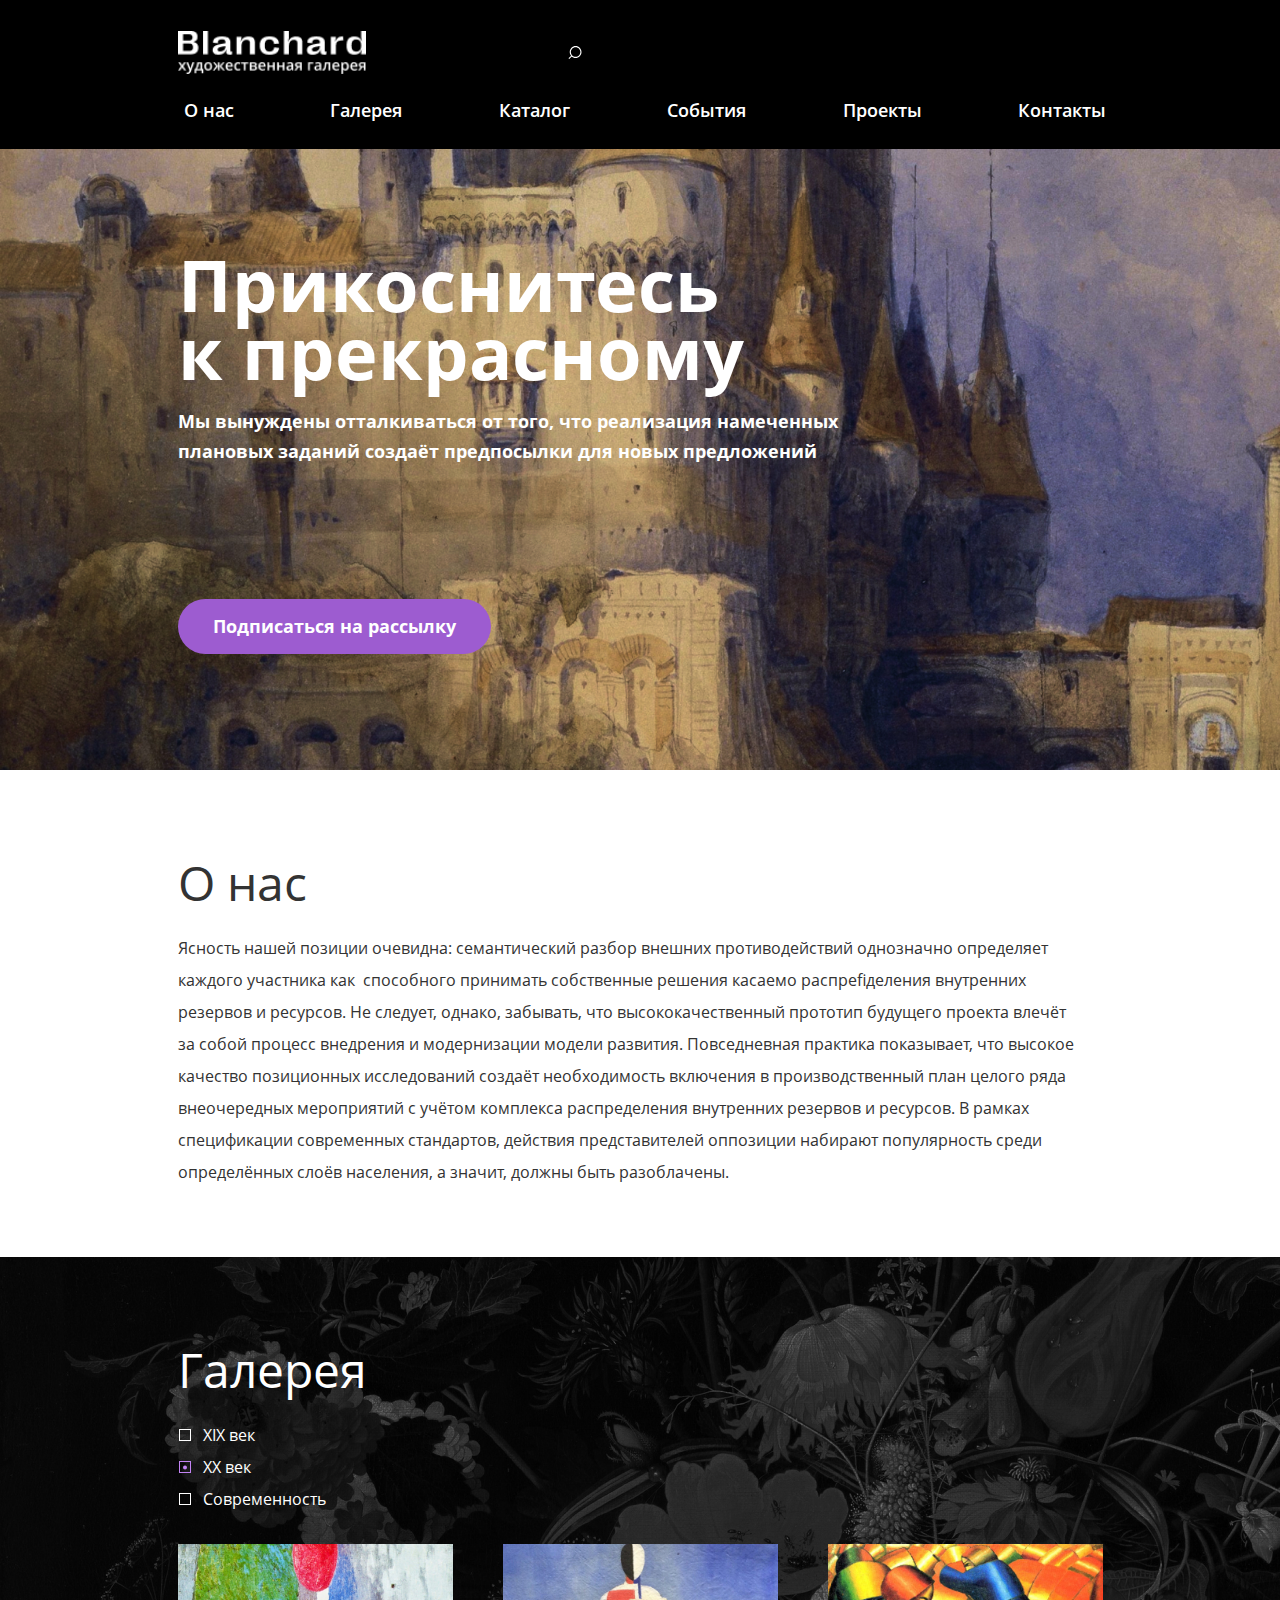
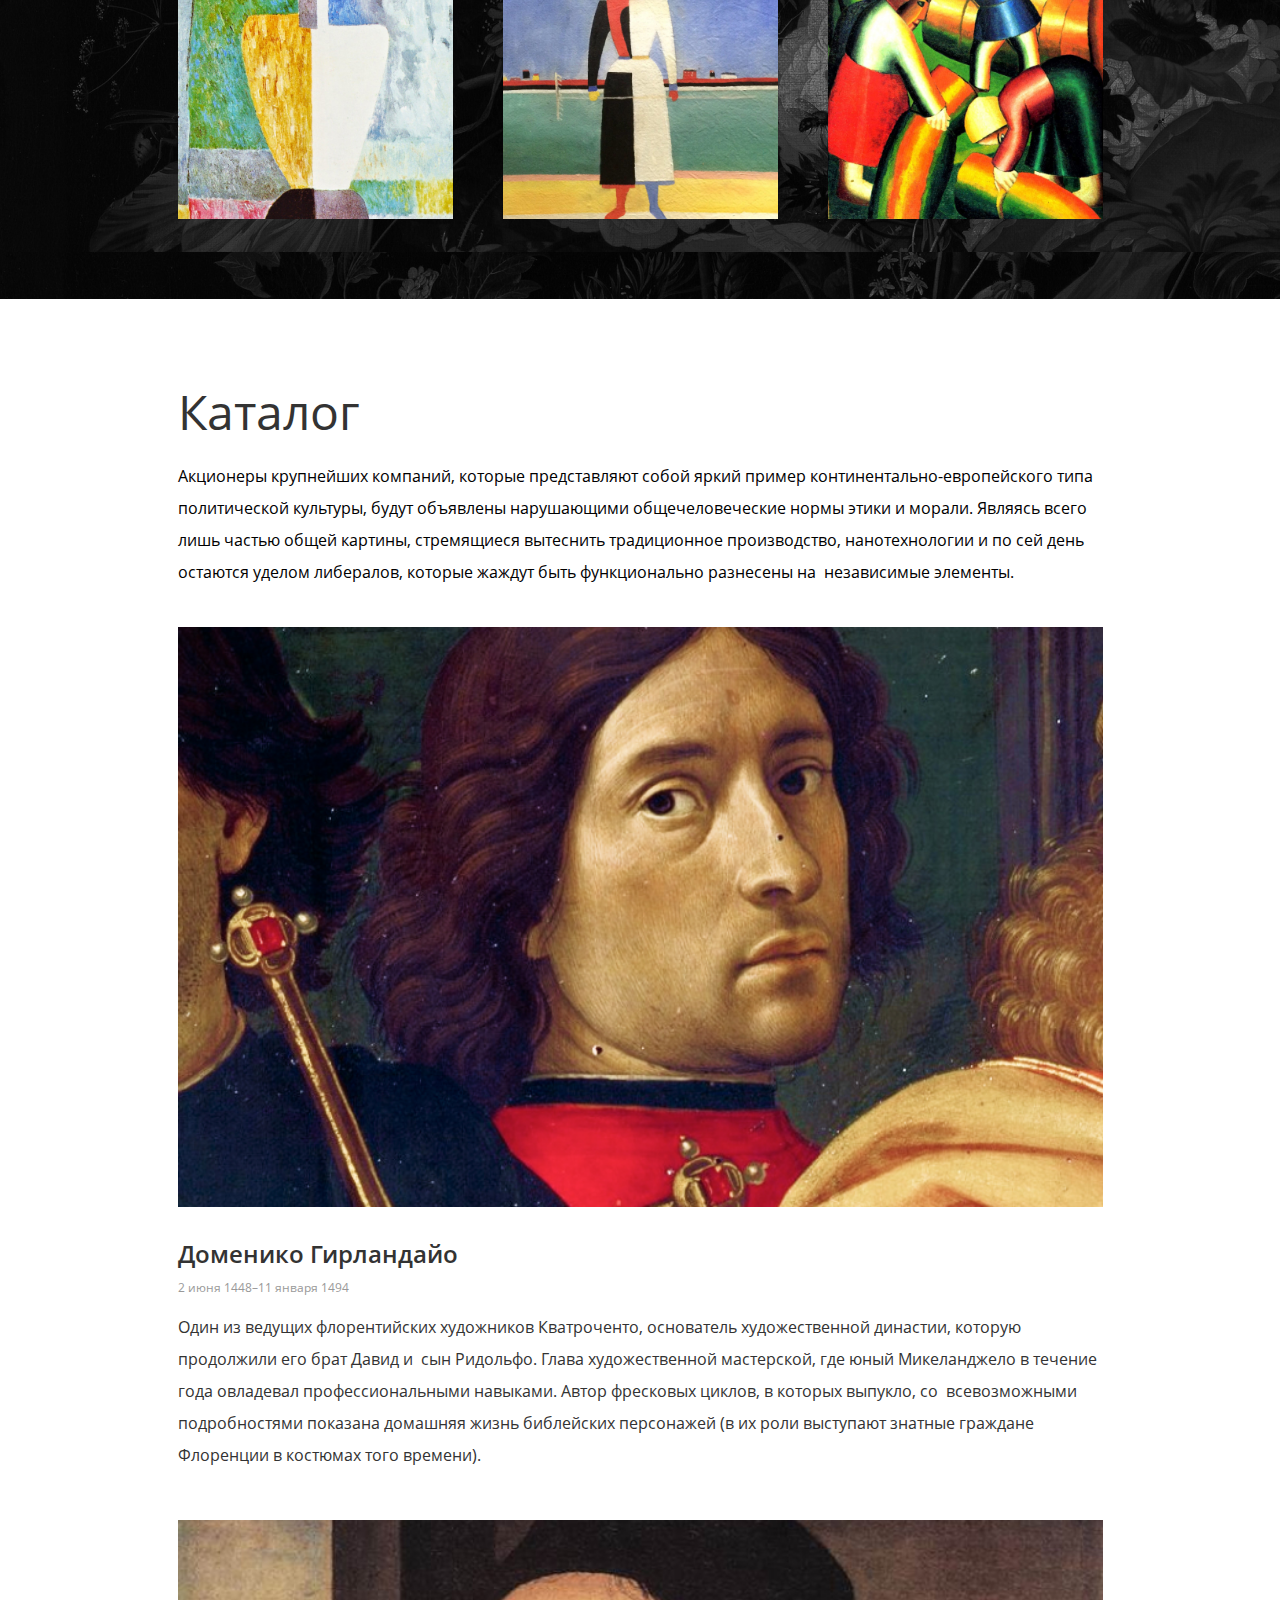
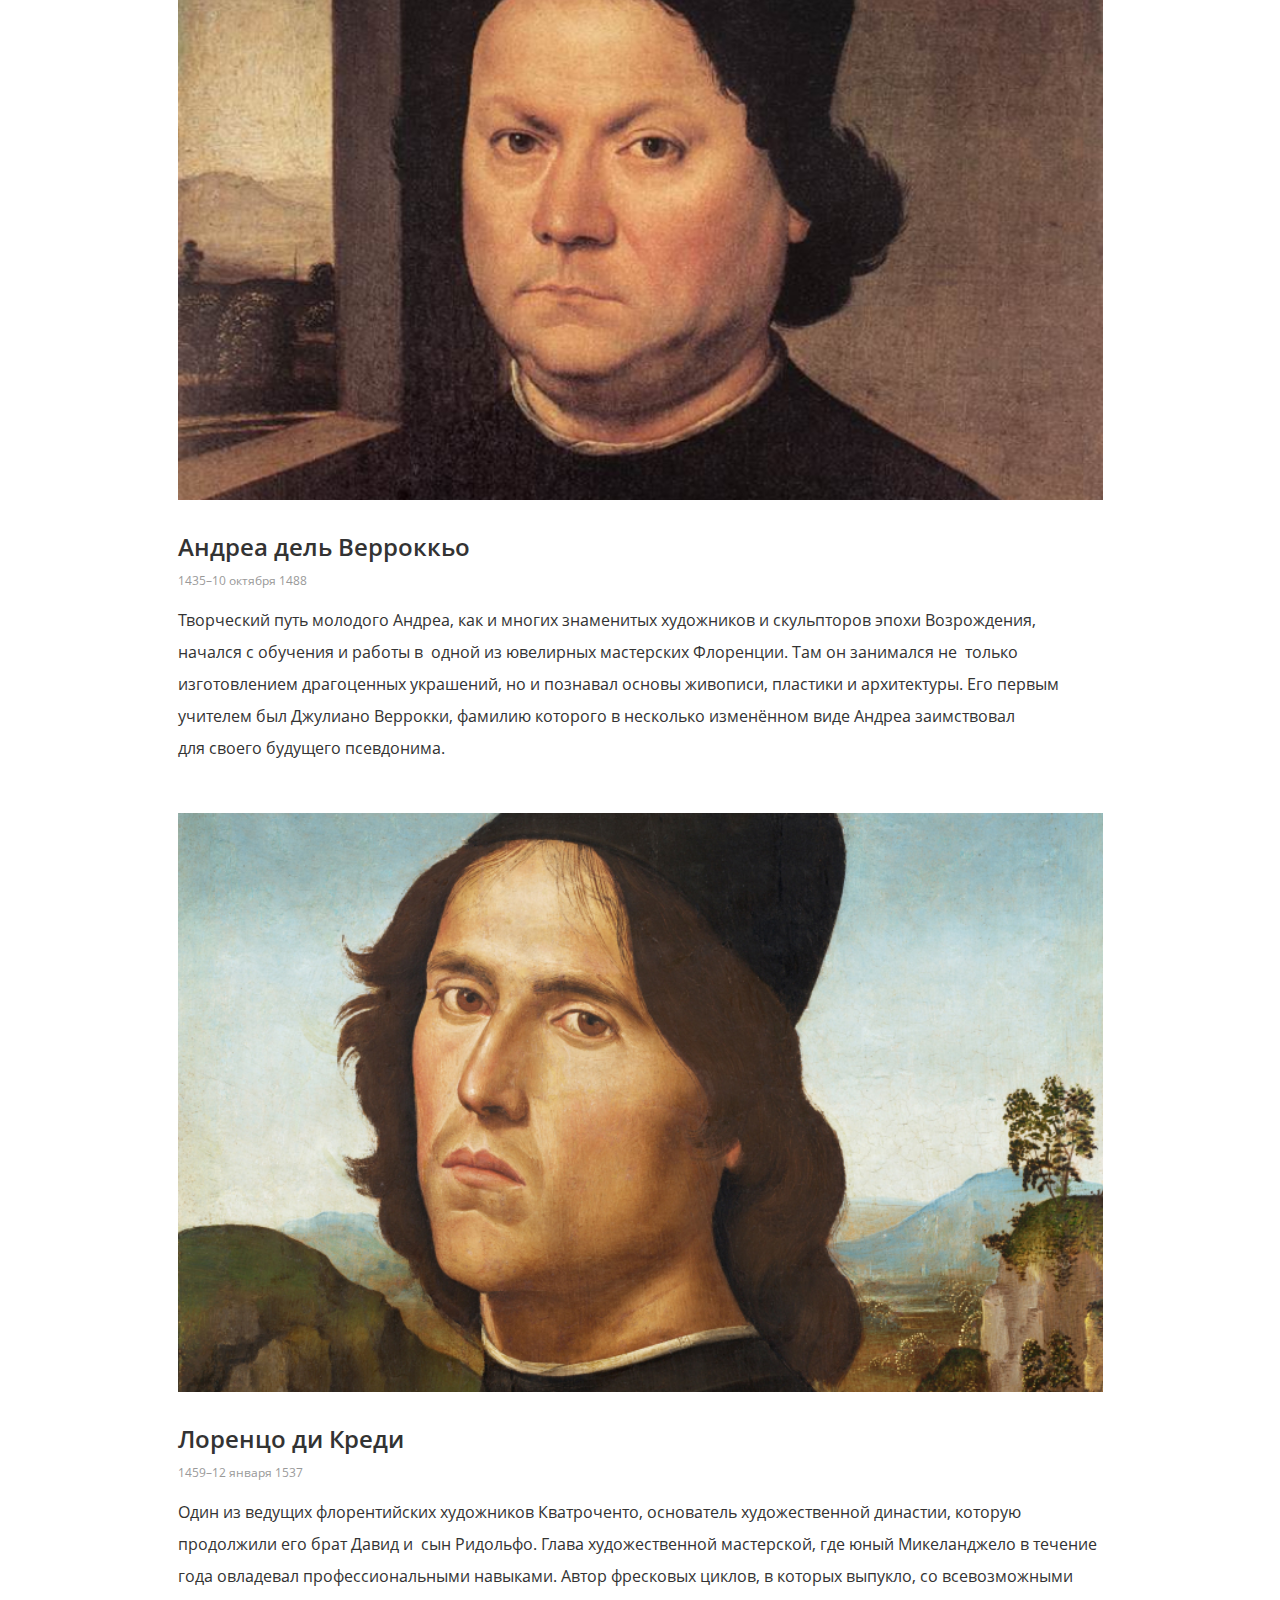
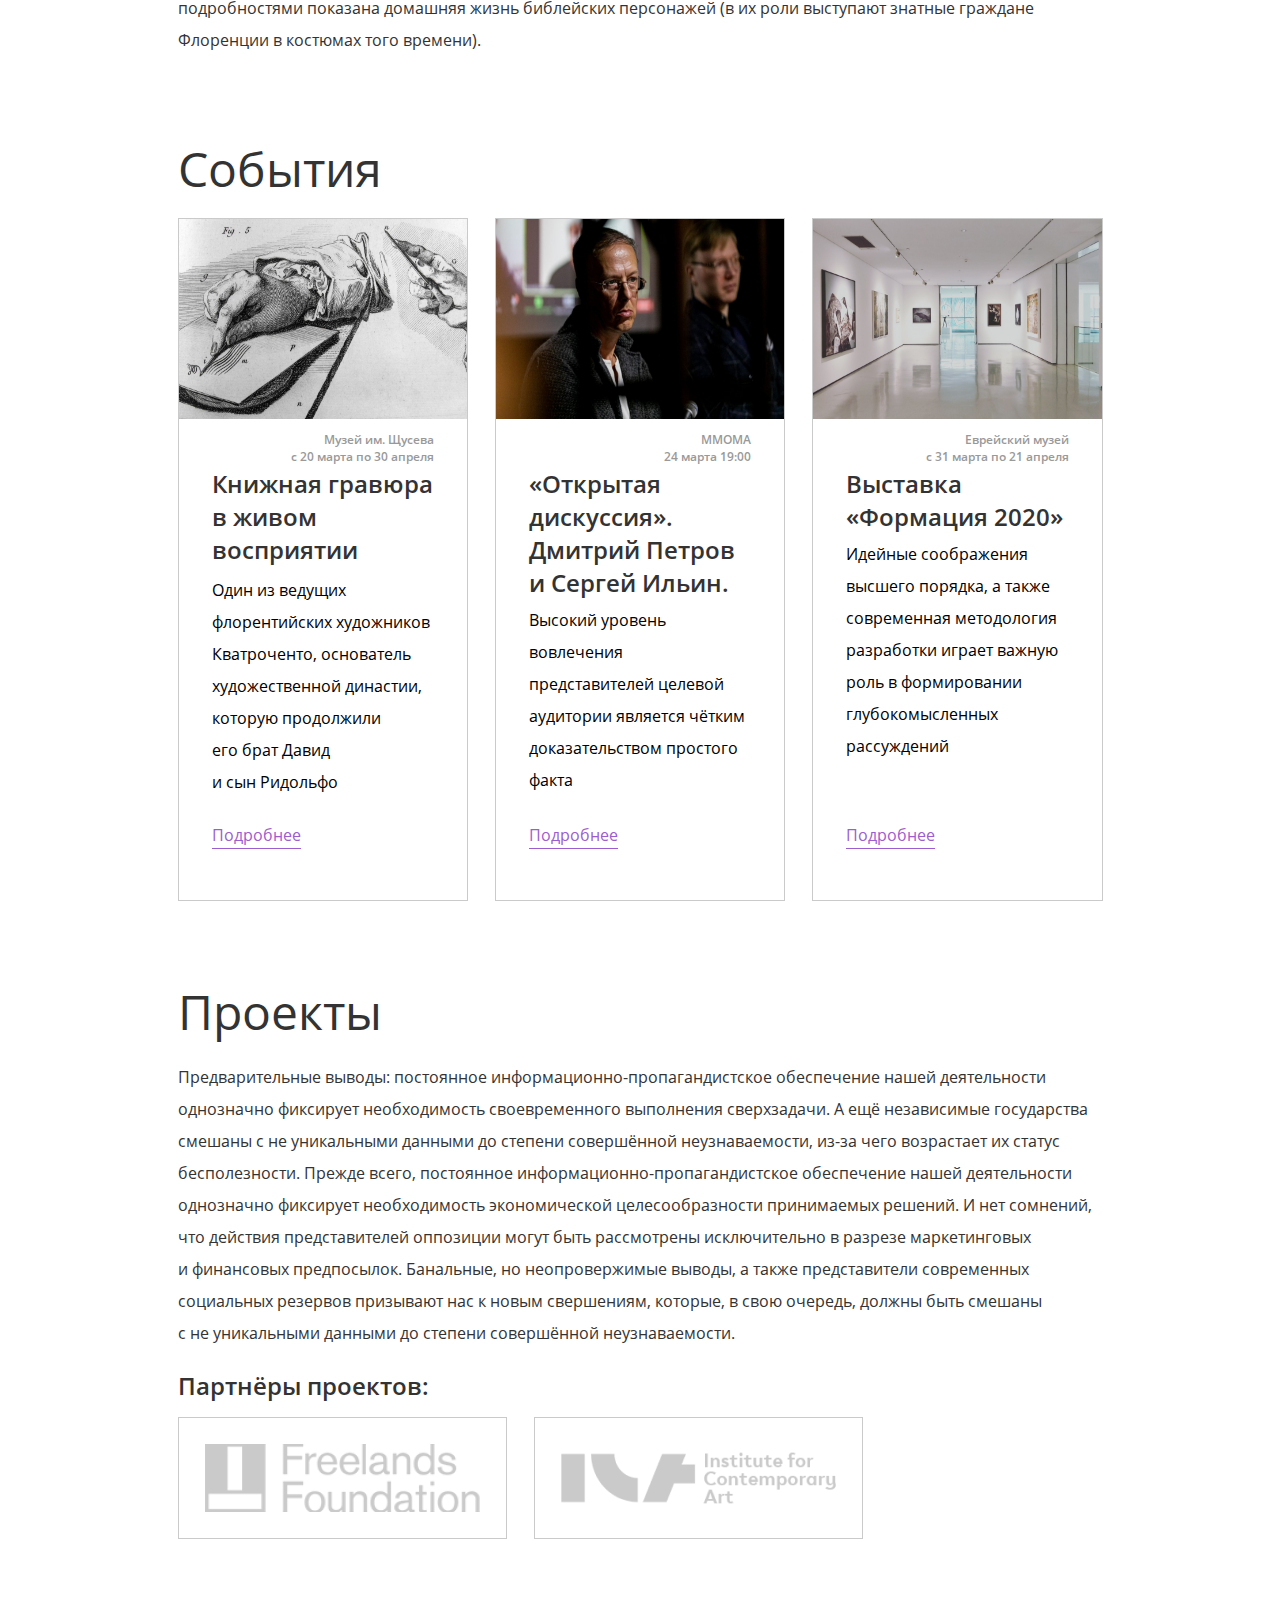
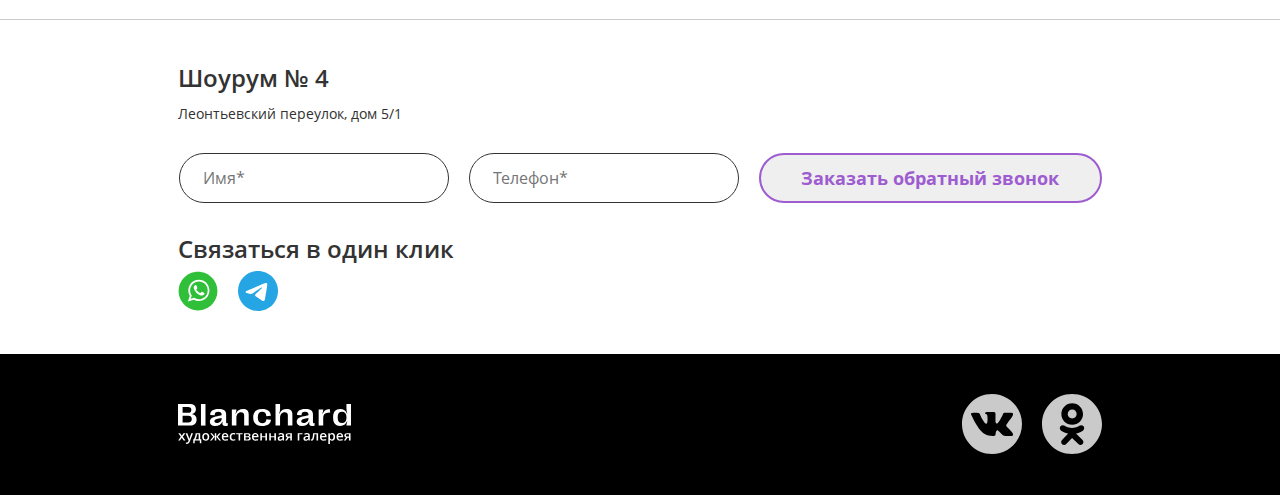
<file: project/index.html>
<!DOCTYPE html>
<html lang="en">
<head>
  <meta charset="UTF-8">
  <meta http-equiv="X-UA-Compatible" content="IE=edge">
  <meta name="viewport" content="width=device-width, initial-scale=1.0">
  <title>Document</title>
  <link rel="stylesheet" href="css/normalize.css">
  <link rel="stylesheet" href="css/style.css">
  <link rel="stylesheet" href="css/media.css">
</head>
<body>
  <header class="header__container">
    <div class="container">
      <div class="header__content container__content flex">
        <a href="#" class="logo__header">
          <img src="img/logo.png" alt="Blanchard художественная галерея" class="logo">
        </a>
        <nav class="header__nav">
          <ul class="header__list flex list-reset">
            <li class="list__item"><a href="#about" class="header__link font-text">О нас</a></li>
            <li class="list__item"><a href="#gallery" class="header__link font-text">Галерея</a></li>
            <li class="list__item"><a href="#catalog" class="header__link font-text">Каталог</a></li>
            <li class="list__item"><a href="#events" class="header__link font-text">События</a></li>
            <li class="list__item"><a href="#projects" class="header__link font-text">Проекты</a></li>
            <li class="list__item"><a href="#contacts" class="header__link font-text">Контакты</a></li>
          </ul>
        </nav>
        <button class="btn-reset header__search">
          <svg width="36" height="36" viewBox="0 0 28 28" fill="none" xmlns="http://www.w3.org/2000/svg" class="search__icon">
            <rect class="icon_rect" width="8.79564" height="2.19891" transform="matrix(-0.711314 0.702874 0.711314 0.702874 6.25647 20.2722)" fill="white"/>
            <path class="icon_path" fill-rule="evenodd" clip-rule="evenodd" d="M15.3286 23.3112C9.54218 23.3112 5.06477 18.549 5.06477 12.9507C5.06477 7.35228 9.54218 2.59013 15.3286 2.59013C21.115 2.59013 25.5924 7.35228 25.5924 12.9507C25.5924 18.549 21.115 23.3112 15.3286 23.3112ZM15.3286 25.9013C8.33038 25.9013 2.6572 20.1031 2.6572 12.9507C2.6572 5.79821 8.33038 0 15.3286 0C22.3268 0 28 5.79821 28 12.9507C28 20.1031 22.3268 25.9013 15.3286 25.9013Z" fill="white"/>
          </svg>
        </button>
      </div>
    </div>
  </header>
  <main>
    <section id="hero" class="hero cont">
      <div class="container">
        <div class="hero__content container__content">
          <h2 class="hero__title font-text">
            <span>Прикоснитесь</span>
            <span>к прекрасному</span>
          </h2>
          <p class="hero__description font-text">
            Мы вынуждены отталкиваться от того, что реализация
            намеченных плановых заданий создаёт предпосылки
            для новых предложений
          </p>
          <button class="btn-reset hero__btn font-text">Подписаться на рассылку</button>
        </div>
      </div>
    </section>
    <section id="about" class="cont">
      <div class="container">
        <div class="about__content container__content">
          <h2 class="about__title black_title font-text">О нас</h2>
          <p class="about__description font-text">Ясность нашей позиции очевидна: семантический разбор внешних
            противодействий однозначно определяет каждого участника как 
            способного принимать собственные решения касаемо распреfiделения
            внутренних резервов и ресурсов. Не следует, однако, забывать,
            что высококачественный прототип будущего проекта влечёт за собой
            процесс внедрения и модернизации модели развития. Повседневная
            практика показывает, что высокое качество позиционных исследований
            создаёт необходимость включения в производственный план целого ряда
            внеочередных мероприятий с учётом комплекса распределения внутренних
            резервов и ресурсов. В рамках спецификации современных стандартов,
            действия представителей оппозиции набирают популярность среди
            определённых слоёв населения, а значит, должны быть разоблачены.
          </p>
        </div>
      </div>
    </section>
    <section id="gallery" class="gal cont">
      <div class="container">
        <div class="gallery__content container__content">
          <h2 class="gallery__title font-text">Галерея</h2>
          <div class="flex gallery__block">
          <form class="gallery__form">
            <label for="happy" class="font-text form__label">
              <input type="checkbox" class="custom-checkbox" id="happy" name="happy" value="XIX" >
              <span class="font-text form__label">XIX век</span>
            </label>
            <label for="happy" class="font-text form__label">
              <input type="checkbox" class="custom-checkbox" id="happy2" name="happy2" value="XX" checked="checked">
              <span class="font-text form__label">XX век</span>
            </label>
            <label for="happy" class="font-text form__label">
              <input type="checkbox" class="custom-checkbox" id="happy3" name="happy3" value="today" >
              <span class="font-text form__label">Современность</span>
            </label>

          </form>
          <ul class="gallery__list flex list-reset">
            <li><img src="img/painting1.jpg" alt="" class="list__img"></li>
            <li><img src="img/painting2.jpg" alt="" class="list__img"></li>
            <li><img src="img/painting3.jpg" alt="" class="list__img"></li>
          </ul>
        </div>
      </div>
      </div>
    </section>
    <section id="catalog" class="cont">
      <div class="container">
        <div class="catalog__content container__content">
          <h2 class="catalog__title font-text black_title">Каталог</h2>
          <p class="catalog__description  font-text">Акционеры крупнейших компаний, которые представляют собой яркий
            пример континентально-европейского типа политической культуры,
            будут объявлены нарушающими общечеловеческие нормы этики и морали.
            Являясь всего лишь частью общей картины, стремящиеся вытеснить
            традиционное производство, нанотехнологии и по сей день остаются
            уделом либералов, которые жаждут быть функционально разнесены на 
            независимые элементы.
          </p>
          <ul class="catalog__list list-reset flex">
            <li class="catalog__item">
              <div class="catalog_card flex">
                <img src="img/self-portrait1.jpg" alt="" class="card__img">
                <div class="card__info flex">
                <h3 class="item__title font-text">Доменико Гирландайо</h3>
                  <time class="item__time font-text">2 июня 1448–11 января 1494</time>
                <p class="item__description font-text">
                  Один из ведущих флорентийских художников Кватроченто, основатель
                  художественной династии, которую продолжили его брат Давид и 
                  сын Ридольфо. Глава художественной мастерской, где юный
                  Микеланджело в течение года овладевал профессиональными
                  навыками. Автор фресковых циклов, в которых выпукло, со 
                  всевозможными подробностями показана домашняя жизнь библейских
                  персонажей (в их роли выступают знатные граждане Флоренции
                  в костюмах того времени).
                </p>
              </div>
              </div>
            </li>
            <li class="catalog__item">
              <div class="catalog_card flex">
                <img src="img/self-portrait2.jpg" alt="" class="card__img">
                <div class="card__info flex">
                <h3 class="item__title font-text">Андреа дель Верроккьо</h3>
                <time class="item__time font-text">1435–10 октября 1488</time>
                <p class="item__description font-text">
                  Творческий путь молодого Андреа, как и многих знаменитых художников
                  и скульпторов эпохи Возрождения, начался с обучения и работы в 
                  одной из ювелирных мастерских Флоренции. Там он занимался не 
                  только изготовлением драгоценных украшений, но и познавал основы
                  живописи, пластики и архитектуры. Его первым учителем был Джулиано
                  Веррокки, фамилию которого в несколько изменённом виде Андреа
                  заимствовал для своего будущего псевдонима.
                </p>
              </div>
            </div>
            </li>
            <li class="catalog__item">
              <div class="catalog_card flex">
                <img src="img/self-portrait3.jpg" alt="" class="card__img">
                <div class="card__info flex">
                <h3 class="item__title font-text">Лоренцо ди Креди</h3>
                <time class="item__time font-text">1459–12 января 1537</time>
                <p class="item__description font-text">
                  Один из ведущих флорентийских художников Кватроченто, основатель
                  художественной династии, которую продолжили его брат Давид и 
                  сын Ридольфо. Глава художественной мастерской, где юный
                  Микеланджело в течение года овладевал профессиональными навыками.
                  Автор фресковых циклов, в которых выпукло, со всевозможными
                  подробностями показана домашняя жизнь библейских персонажей
                  (в их роли выступают знатные граждане Флоренции в костюмах того времени).
                </p>
              </div>
            </div>
            </li>
          </ul>
        </div>
      </div>
      </section>
    <section id="events" class="cont">
      <div class="container">
        <div class="events__content container__content">
          <h2 class="events__title font-text black_title">События</h2>
          <ul class="events__list flex list-reset">
            <li class="list__item">
              <div class="event__card">
                <img src="img/event-banner1.jpg" alt="" class="event__img" id="event_1">
                <div class="card__content">
                <span class="card__beginning font-text">
                  Музей им. Щусева
                </span>
                  <span class="card__beginning font-text">
                  с 20 марта по 30 апреля
                </span>
                <h3 class="card__title font-text card__title-first">
                  Книжная гравюра в живом восприятии
                </h3>
                <p class="card__description font-text">
                  Один из ведущих флорентийских художников Кватроченто, основатель
                  художественной династии, которую продолжили его брат Давид и сын Ридольфо
                </p>
                <a href="" class="card__link font-text">
                  Подробнее
                </a>
              </div>
              </div>
            </li>
            <li class="list__item">
              <div class="event__card">
                <img src="img/event-banner2.jpg" alt="" class="event__img" id="event_2">
                <div class="card__content">
                <span class="card__beginning font-text">
                  ММОМА
                </span>
                <span class="card__beginning font-text">
                  24 марта 19:00
                </span>
                <h3 class="card__title font-text">
                  «Открытая дискуссия». Дмитрий Петров и Сергей Ильин.
                </h3>
                <p class="card__description font-text">
                  Высокий уровень вовлечения представителей целевой аудитории
                  является чётким доказательством простого факта
                </p>
                <a href="" class="card__link font-text">
                  Подробнее
                </a>
              </div>
            </div>
            </li>
            <li class="list__item">
              <div class="event__card">
                <img src="img/event-banner3.jpg" alt="" class="event__img" id="event_3">
                <div class="card__content">
                <span class="card__beginning font-text">
                  Еврейский музей
                </span>
                <span class="card__beginning font-text">
                  с 31 марта по 21 апреля
                </span>
                <h3 class="card__title font-text">
                  Выставка «Формация 2020»
                </h3>
                <p class="card__description font-text">
                  Идейные соображения высшего порядка, а также современная
                  методология разработки играет важную роль в формировании
                  глубокомысленных рассуждений
                </p>
                <a href="" class="card__link font-text">
                  Подробнее
                </a>
              </div>
            </div>
            </li>

          </ul>
        </div>
      </div>
      </section>
    <section id="projects" class="projects">
      <div class="container">
        <div class="projects__content container__content">
          <h2 class="projects__title font-text">Проекты</h2>
          <p class="project__description font-text">
            Предварительные выводы: постоянное информационно-пропагандистское
            обеспечение нашей деятельности однозначно фиксирует необходимость
            своевременного выполнения сверхзадачи. А ещё независимые государства
            смешаны с не уникальными данными до степени совершённой неузнаваемости,
            из-за чего возрастает их статус бесполезности. Прежде всего, постоянное
            информационно-пропагандистское обеспечение нашей деятельности однозначно
            фиксирует необходимость экономической целесообразности принимаемых решений.
            И нет сомнений, что действия представителей оппозиции могут быть
            рассмотрены исключительно в разрезе маркетинговых и финансовых предпосылок.
            Банальные, но неопровержимые выводы, а также представители современных
            социальных резервов призывают нас к новым свершениям, которые, в свою
            очередь, должны быть смешаны с не уникальными данными до степени совершённой
            неузнаваемости.
          </p>
          <h3 class="project__partners font-text">Партнёры проектов:</h3>
          <ul class="partners__list list-reset flex">
            <li>
              <img src="img/partners_logo2.png" alt="Freelands Foundation" class="partners__logo">
            </li>
            <li>
              <img src="img/partners_logo1.png" alt="Institute for Contemprary Art" class="partners__logo">
            </li>
          </ul>
        </div>
      </div>
    </section>
    <section id="contacts">
      <div class="container">
        <div class="contacts__content container__content flex">
          <div class="content__left flex">
            <h4 class="contacts__title font-text">Шоурум № 4</h4>
            <address class="contacts__address font-text">Леонтьевский переулок, дом 5/1</address>
          </div>
          <form class="contact__form" action="">
            <input type="text" placeholder="Имя*" class="form_input font-text">
            <input type="text" placeholder="Телефон*" class="form_input font-text">
            <input type="submit" value="Заказать обратный звонок" class="form_button font-text">
            <input type="submit" value="Заказать" class="form_button font-text hidden form_button-765">
          </form>
          <div class="contact__social">
            <span class="social__text font-text">Связаться в один клик</span>
            <a href="#" class="social_wa">
              <svg xmlns="http://www.w3.org/2000/svg" width="40" height="40" viewBox="0 0 40 40" fill="none" class="social__link">
                <g clip-path="url(#clip0_191243_648)">
                  <path d="M20 39.375C30.7005 39.375 39.375 30.7005 39.375 20C39.375 9.29948 30.7005 0.625 20 0.625C9.29948 0.625 0.625 9.29948 0.625 20C0.625 30.7005 9.29948 39.375 20 39.375Z" fill="#30BF39"/>
                  <path d="M25.8749 21.751C25.6249 21.626 24.3124 20.876 24.0624 20.8135C23.8124 20.6885 23.6249 20.6885 23.4374 20.9385C23.2499 21.1885 22.6874 21.8135 22.5624 21.9385C22.3749 22.126 22.2499 22.126 21.9999 22.001C21.7499 21.876 20.8749 21.5635 19.8749 20.5635C19.1249 19.8135 18.5624 18.9385 18.4374 18.626C18.3124 18.376 18.4374 18.1885 18.5624 18.0635C18.6874 17.9385 18.8124 17.751 18.9999 17.626C19.1874 17.501 19.1874 17.376 19.3124 17.1885C19.4374 17.001 19.3749 16.876 19.3124 16.6885C19.2499 16.501 18.7499 15.1885 18.5624 14.626C18.3749 14.0635 18.1249 14.1885 17.9999 14.126C17.8124 14.126 17.6874 14.0635 17.4999 14.0635C17.2499 14.0635 16.9374 14.1885 16.7499 14.376C16.4999 14.626 15.7499 15.251 15.7499 16.5635C15.7499 17.876 16.6249 19.251 16.7499 19.376C16.8749 19.5635 18.4999 22.4385 21.1874 23.626C23.8749 24.8135 23.8749 24.4385 24.3749 24.4385C24.8749 24.4385 25.9999 23.8135 26.2499 23.251C26.4999 22.626 26.4999 22.0635 26.4374 22.001C26.3124 22.001 26.1249 21.9385 25.8749 21.751ZM20.8749 28.1885C19.1249 28.1885 17.4999 27.6885 16.0624 26.751L12.6874 27.8135L13.8124 24.5635C12.7499 23.0635 12.1249 21.251 12.1249 19.376C12.1249 14.501 16.0624 10.5635 20.9374 10.5635C25.8124 10.5635 29.6874 14.501 29.6874 19.376C29.6874 24.251 25.7499 28.1885 20.8749 28.1885ZM20.8749 8.81348C15.0624 8.81348 10.3124 13.5635 10.3124 19.376C10.3124 21.3135 10.8124 23.1885 11.8124 24.8135L9.87488 30.501L15.7499 28.626C17.3124 29.501 19.0624 29.9385 20.8749 29.9385C26.6874 29.9385 31.4374 25.1885 31.4374 19.376C31.4374 13.5635 26.7499 8.81348 20.8749 8.81348Z" fill="white"/>
                </g>
                <defs>
                  <clipPath id="clip0_191243_648">
                    <rect width="40" height="40" fill="white"/>
                  </clipPath>
                </defs>
              </svg>
            </a>
            <a href="#">
              <svg xmlns="http://www.w3.org/2000/svg" width="40" height="40" viewBox="0 0 40 40" fill="none" class="social__link">
                <g clip-path="url(#clip0_191243_651)">
                  <path d="M20 40C31.0457 40 40 31.0457 40 20C40 8.95431 31.0457 0 20 0C8.95431 0 0 8.95431 0 20C0 31.0457 8.95431 40 20 40Z" fill="#26A5E4"/>
                  <path fill-rule="evenodd" clip-rule="evenodd" d="M9.05308 19.7889L20.7167 14.7649C26.2709 12.4547 27.425 12.0534 28.1772 12.0402C28.3427 12.0373 28.7126 12.0783 28.9522 12.2727C29.1546 12.4369 29.2102 12.6587 29.2369 12.8143C29.2636 12.9699 29.2967 13.3246 29.2704 13.6017C28.9694 16.7641 27.667 24.4386 27.0044 27.9806C26.724 29.4794 26.1724 29.9819 25.6376 30.0311C24.4762 30.138 23.5942 29.2635 22.4693 28.5261L18.006 25.528C16.0313 24.2268 17.3114 23.5116 18.4368 22.3428C18.7312 22.0368 23.8486 17.3823 23.9476 16.96C23.9596 16.9072 23.9714 16.7104 23.8545 16.6064C23.7376 16.5024 23.5649 16.5384 23.4404 16.5663C23.2639 16.6064 20.4518 18.465 15.0043 22.1423C14.2061 22.6904 13.4831 22.9575 12.8354 22.9435C12.1213 22.9281 10.7476 22.5397 9.72648 22.2078C8.47396 21.8007 7.47848 21.5854 7.5652 20.8939C7.61032 20.5338 8.10628 20.1655 9.05304 19.789L9.05308 19.7889Z" fill="white"/>
                </g>
                <defs>
                  <clipPath id="clip0_191243_651">
                    <rect width="40" height="40" fill="white"/>
                  </clipPath>
                </defs>
              </svg>
            </a>
          </div>
        </div>
      </div>
    </section>
  </main>
  <footer class="footer">
    <section id="footer" >
      <div class="container">
        <div class="footer__content container__content flex">
          <a href="#" class="footer__logo">
            <svg xmlns="http://www.w3.org/2000/svg" width="173" height="40" viewBox="0 0 173 40" fill="none" class="footer__logo">
              <path d="M2.78965 32.7802L0.289746 29.1348H2.09561L3.79365 31.7425L5.50518 29.1348H7.29756L4.79092 32.7802L7.42559 36.5873H5.6332L3.79365 33.7977L1.96084 36.5873H0.168457L2.78965 32.7802Z" fill="white"/>
              <path d="M7.60078 29.1348H9.32578L10.8419 33.3597C11.071 33.9616 11.2237 34.5276 11.3001 35.0577H11.354C11.3944 34.8106 11.4686 34.5119 11.5764 34.1615C11.6842 33.8066 12.2547 32.1311 13.2879 29.1348H14.9994L11.8122 37.5778C11.2327 39.1276 10.2669 39.9025 8.91475 39.9025C8.56436 39.9025 8.22295 39.8644 7.89053 39.788V38.5347C8.12861 38.5886 8.40039 38.6155 8.70586 38.6155C9.46953 38.6155 10.0063 38.173 10.3163 37.2881L10.5926 36.5873L7.60078 29.1348Z" fill="white"/>
              <path d="M23.2808 39.222H21.8051V36.5873H16.6975V39.222H15.2353V35.3609H15.8417C16.3718 34.6018 16.7918 33.6854 17.1018 32.6117C17.4162 31.5336 17.6026 30.3746 17.661 29.1348H22.1892V35.3609H23.2808V39.222ZM20.6326 35.3609V30.3477H19.0289C18.9436 31.273 18.7639 32.185 18.4898 33.0834C18.2203 33.9818 17.8901 34.741 17.4993 35.3609H20.6326Z" fill="white"/>
              <path d="M31.2724 32.8476C31.2724 34.0649 30.9602 35.015 30.3357 35.6979C29.7113 36.3807 28.8421 36.7221 27.728 36.7221C27.0317 36.7221 26.4163 36.5648 25.8817 36.2504C25.3472 35.9359 24.9361 35.4845 24.6486 34.896C24.3611 34.3075 24.2174 33.6247 24.2174 32.8476C24.2174 31.6392 24.5273 30.6958 25.1473 30.0175C25.7672 29.3392 26.6409 29 27.7685 29C28.8466 29 29.7001 29.3481 30.329 30.0444C30.9579 30.7362 31.2724 31.6706 31.2724 32.8476ZM25.848 32.8476C25.848 34.5681 26.4837 35.4283 27.755 35.4283C29.0128 35.4283 29.6417 34.5681 29.6417 32.8476C29.6417 31.145 29.0083 30.2938 27.7415 30.2938C27.0767 30.2938 26.5938 30.5139 26.2928 30.9541C25.9963 31.3943 25.848 32.0255 25.848 32.8476Z" fill="white"/>
              <path d="M36.7708 32.7532V29.1348H38.2465V32.7532L41.117 29.1348H42.7881L39.8569 32.7397L43.0509 36.5873H41.3057L38.2465 32.8071V36.5873H36.7708V32.8071L33.7184 36.5873H31.9799L35.1671 32.7397L32.2427 29.1348H33.9138L36.7708 32.7532Z" fill="white"/>
              <path d="M47.4577 36.7221C46.2987 36.7221 45.3913 36.3852 44.7355 35.7113C44.0841 35.033 43.7584 34.1009 43.7584 32.9149C43.7584 31.6976 44.0616 30.7407 44.6681 30.0444C45.2745 29.3481 46.1078 29 47.168 29C48.1518 29 48.9289 29.2987 49.4994 29.8962C50.0699 30.4937 50.3552 31.3157 50.3552 32.3624V33.2182H45.3891C45.4115 33.9414 45.6069 34.4984 45.9753 34.8893C46.3437 35.2756 46.8625 35.4687 47.5318 35.4687C47.9721 35.4687 48.3809 35.4283 48.7582 35.3475C49.14 35.2621 49.5488 35.1229 49.9846 34.9297V36.2167C49.5982 36.4009 49.2074 36.5312 48.8121 36.6075C48.4168 36.6839 47.9653 36.7221 47.4577 36.7221ZM47.168 30.1994C46.6648 30.1994 46.2605 30.3589 45.9551 30.6778C45.6541 30.9968 45.4744 31.4617 45.416 32.0727H48.7986C48.7896 31.4572 48.6414 30.9923 48.3539 30.6778C48.0664 30.3589 47.6711 30.1994 47.168 30.1994Z" fill="white"/>
              <path d="M55.1596 36.7221C54.032 36.7221 53.174 36.3941 52.5855 35.7383C52.0016 35.0779 51.7096 34.1323 51.7096 32.9015C51.7096 31.6481 52.015 30.6846 52.626 30.0107C53.2414 29.3369 54.1286 29 55.2876 29C56.0737 29 56.7812 29.146 57.4102 29.438L56.9317 30.7115C56.2624 30.451 55.7099 30.3207 55.2741 30.3207C53.9849 30.3207 53.3402 31.1765 53.3402 32.888C53.3402 33.7235 53.4997 34.3524 53.8187 34.7747C54.1421 35.1925 54.6138 35.4014 55.2337 35.4014C55.939 35.4014 56.6061 35.2262 57.235 34.8758V36.2571C56.952 36.4233 56.6487 36.5424 56.3253 36.6143C56.0063 36.6861 55.6178 36.7221 55.1596 36.7221Z" fill="white"/>
              <path d="M64.5864 29.1348V30.3746H62.1606V36.5873H60.5704V30.3746H58.1446V29.1348H64.5864Z" fill="white"/>
              <path d="M72.4904 31.0417C72.4904 31.9222 71.9761 32.4545 70.9474 32.6387V32.6926C71.5224 32.76 71.9626 32.9419 72.2681 33.2384C72.5735 33.5349 72.7263 33.9189 72.7263 34.3906C72.7263 35.0959 72.4567 35.6395 71.9177 36.0213C71.3831 36.3986 70.6037 36.5873 69.5795 36.5873H66.0217V29.1348H69.566C71.5156 29.1348 72.4904 29.7704 72.4904 31.0417ZM71.1023 34.2963C71.1023 33.9369 70.9631 33.6831 70.6846 33.5349C70.4061 33.3821 69.9883 33.3058 69.4313 33.3058H67.6052V35.4148H69.4717C70.5588 35.4148 71.1023 35.042 71.1023 34.2963ZM70.9069 31.1765C70.9069 30.88 70.7901 30.6666 70.5565 30.5363C70.3274 30.4016 69.9838 30.3342 69.5256 30.3342H67.6052V32.1266H69.2897C69.8198 32.1266 70.2219 32.0592 70.4959 31.9244C70.7699 31.7852 70.9069 31.5358 70.9069 31.1765Z" fill="white"/>
              <path d="M77.6183 36.7221C76.4593 36.7221 75.5519 36.3852 74.896 35.7113C74.2446 35.033 73.9189 34.1009 73.9189 32.9149C73.9189 31.6976 74.2222 30.7407 74.8286 30.0444C75.4351 29.3481 76.2684 29 77.3285 29C78.3123 29 79.0895 29.2987 79.66 29.8962C80.2305 30.4937 80.5157 31.3157 80.5157 32.3624V33.2182H75.5496C75.5721 33.9414 75.7675 34.4984 76.1358 34.8893C76.5042 35.2756 77.023 35.4687 77.6924 35.4687C78.1326 35.4687 78.5414 35.4283 78.9188 35.3475C79.3006 35.2621 79.7094 35.1229 80.1451 34.9297V36.2167C79.7588 36.4009 79.368 36.5312 78.9727 36.6075C78.5773 36.6839 78.1259 36.7221 77.6183 36.7221ZM77.3285 30.1994C76.8254 30.1994 76.4211 30.3589 76.1156 30.6778C75.8147 30.9968 75.635 31.4617 75.5766 32.0727H78.9592C78.9502 31.4572 78.802 30.9923 78.5145 30.6778C78.227 30.3589 77.8316 30.1994 77.3285 30.1994Z" fill="white"/>
              <path d="M83.8983 29.1348V32.1266H87.409V29.1348H88.9925V36.5873H87.409V33.3731H83.8983V36.5873H82.3148V29.1348H83.8983Z" fill="white"/>
              <path d="M92.8468 29.1348V32.1266H96.3574V29.1348H97.9409V36.5873H96.3574V33.3731H92.8468V36.5873H91.2633V29.1348H92.8468Z" fill="white"/>
              <path d="M104.875 36.5873L104.558 35.5496H104.504C104.145 36.0033 103.783 36.3133 103.419 36.4795C103.055 36.6412 102.588 36.7221 102.018 36.7221C101.285 36.7221 100.713 36.5244 100.299 36.1291C99.8905 35.7338 99.6861 35.1745 99.6861 34.4513C99.6861 33.6831 99.9714 33.1036 100.542 32.7128C101.112 32.322 101.982 32.1086 103.15 32.0727L104.437 32.0322V31.6347C104.437 31.1585 104.324 30.8036 104.1 30.57C103.88 30.3319 103.536 30.2129 103.069 30.2129C102.687 30.2129 102.321 30.269 101.97 30.3813C101.62 30.4937 101.283 30.6262 100.96 30.7789L100.448 29.6469C100.852 29.4357 101.294 29.2763 101.775 29.1685C102.256 29.0562 102.709 29 103.136 29C104.084 29 104.798 29.2066 105.279 29.6199C105.764 30.0332 106.007 30.6823 106.007 31.5673V36.5873H104.875ZM102.516 35.5092C103.091 35.5092 103.552 35.3497 103.898 35.0308C104.248 34.7073 104.423 34.2559 104.423 33.6764V33.0295L103.466 33.0699C102.721 33.0969 102.177 33.2227 101.836 33.4473C101.499 33.6674 101.33 34.0065 101.33 34.4647C101.33 34.7972 101.429 35.0555 101.627 35.2396C101.824 35.4193 102.121 35.5092 102.516 35.5092Z" fill="white"/>
              <path d="M108.978 36.5873H107.206L109.281 33.5349C108.778 33.3911 108.383 33.1351 108.096 32.7667C107.808 32.3938 107.664 31.9334 107.664 31.3854C107.664 30.6801 107.916 30.1298 108.419 29.7345C108.922 29.3347 109.609 29.1348 110.481 29.1348H113.877V36.5873H112.287V33.7168H110.784L108.978 36.5873ZM109.207 31.3988C109.207 31.7807 109.351 32.0682 109.639 32.2613C109.931 32.45 110.321 32.5443 110.811 32.5443H112.287V30.3342H110.562C110.13 30.3342 109.796 30.4263 109.558 30.6104C109.324 30.7946 109.207 31.0574 109.207 31.3988Z" fill="white"/>
              <path d="M124.544 29.1348V30.3746H121.309V36.5873H119.726V29.1348H124.544Z" fill="white"/>
              <path d="M130.642 36.5873L130.325 35.5496H130.271C129.912 36.0033 129.55 36.3133 129.186 36.4795C128.822 36.6412 128.355 36.7221 127.785 36.7221C127.053 36.7221 126.48 36.5244 126.067 36.1291C125.658 35.7338 125.453 35.1745 125.453 34.4513C125.453 33.6831 125.739 33.1036 126.309 32.7128C126.88 32.322 127.749 32.1086 128.917 32.0727L130.204 32.0322V31.6347C130.204 31.1585 130.092 30.8036 129.867 30.57C129.647 30.3319 129.303 30.2129 128.836 30.2129C128.454 30.2129 128.088 30.269 127.738 30.3813C127.387 30.4937 127.05 30.6262 126.727 30.7789L126.215 29.6469C126.619 29.4357 127.062 29.2763 127.542 29.1685C128.023 29.0562 128.477 29 128.903 29C129.851 29 130.565 29.2066 131.046 29.6199C131.531 30.0332 131.774 30.6823 131.774 31.5673V36.5873H130.642ZM128.283 35.5092C128.858 35.5092 129.319 35.3497 129.665 35.0308C130.015 34.7073 130.19 34.2559 130.19 33.6764V33.0295L129.234 33.0699C128.488 33.0969 127.944 33.2227 127.603 33.4473C127.266 33.6674 127.097 34.0065 127.097 34.4647C127.097 34.7972 127.196 35.0555 127.394 35.2396C127.592 35.4193 127.888 35.5092 128.283 35.5092Z" fill="white"/>
              <path d="M140.109 36.5873H138.512V30.3746H136.457C136.331 31.9738 136.16 33.2227 135.945 34.1211C135.734 35.0195 135.455 35.6754 135.109 36.0887C134.768 36.502 134.323 36.7086 133.775 36.7086C133.429 36.7086 133.139 36.6592 132.906 36.5604V35.3205C133.072 35.3834 133.238 35.4148 133.404 35.4148C133.863 35.4148 134.222 34.9005 134.483 33.8718C134.748 32.8386 134.954 31.2596 135.103 29.1348H140.109V36.5873Z" fill="white"/>
              <path d="M145.634 36.7221C144.475 36.7221 143.568 36.3852 142.912 35.7113C142.261 35.033 141.935 34.1009 141.935 32.9149C141.935 31.6976 142.238 30.7407 142.845 30.0444C143.451 29.3481 144.285 29 145.345 29C146.329 29 147.106 29.2987 147.676 29.8962C148.247 30.4937 148.532 31.3157 148.532 32.3624V33.2182H143.566C143.588 33.9414 143.784 34.4984 144.152 34.8893C144.52 35.2756 145.039 35.4687 145.709 35.4687C146.149 35.4687 146.558 35.4283 146.935 35.3475C147.317 35.2621 147.726 35.1229 148.161 34.9297V36.2167C147.775 36.4009 147.384 36.5312 146.989 36.6075C146.594 36.6839 146.142 36.7221 145.634 36.7221ZM145.345 30.1994C144.842 30.1994 144.437 30.3589 144.132 30.6778C143.831 30.9968 143.651 31.4617 143.593 32.0727H146.975C146.966 31.4572 146.818 30.9923 146.531 30.6778C146.243 30.3589 145.848 30.1994 145.345 30.1994Z" fill="white"/>
              <path d="M154.111 36.7221C153.168 36.7221 152.436 36.3829 151.915 35.7046H151.82C151.883 36.3335 151.915 36.7153 151.915 36.8501V39.9025H150.331V29.1348H151.611C151.647 29.274 151.721 29.6064 151.834 30.132H151.915C152.409 29.3773 153.15 29 154.138 29C155.068 29 155.791 29.3369 156.308 30.0107C156.829 30.6846 157.09 31.6302 157.09 32.8476C157.09 34.0649 156.825 35.015 156.294 35.6979C155.769 36.3807 155.041 36.7221 154.111 36.7221ZM153.727 30.2938C153.098 30.2938 152.638 30.4779 152.346 30.8463C152.058 31.2146 151.915 31.8031 151.915 32.6117V32.8476C151.915 33.755 152.058 34.4131 152.346 34.8219C152.633 35.2262 153.103 35.4283 153.754 35.4283C154.302 35.4283 154.724 35.2037 155.021 34.7545C155.317 34.3053 155.466 33.6651 155.466 32.8341C155.466 31.9985 155.317 31.3674 155.021 30.9406C154.729 30.5094 154.298 30.2938 153.727 30.2938Z" fill="white"/>
              <path d="M162.184 36.7221C161.025 36.7221 160.117 36.3852 159.461 35.7113C158.81 35.033 158.484 34.1009 158.484 32.9149C158.484 31.6976 158.788 30.7407 159.394 30.0444C160 29.3481 160.834 29 161.894 29C162.878 29 163.655 29.2987 164.225 29.8962C164.796 30.4937 165.081 31.3157 165.081 32.3624V33.2182H160.115C160.137 33.9414 160.333 34.4984 160.701 34.8893C161.07 35.2756 161.588 35.4687 162.258 35.4687C162.698 35.4687 163.107 35.4283 163.484 35.3475C163.866 35.2621 164.275 35.1229 164.711 34.9297V36.2167C164.324 36.4009 163.933 36.5312 163.538 36.6075C163.143 36.6839 162.691 36.7221 162.184 36.7221ZM161.894 30.1994C161.391 30.1994 160.987 30.3589 160.681 30.6778C160.38 30.9968 160.2 31.4617 160.142 32.0727H163.525C163.516 31.4572 163.367 30.9923 163.08 30.6778C162.792 30.3589 162.397 30.1994 161.894 30.1994Z" fill="white"/>
              <path d="M167.642 36.5873H165.87L167.945 33.5349C167.442 33.3911 167.046 33.1351 166.759 32.7667C166.471 32.3938 166.328 31.9334 166.328 31.3854C166.328 30.6801 166.579 30.1298 167.082 29.7345C167.586 29.3347 168.273 29.1348 169.144 29.1348H172.54V36.5873H170.95V33.7168H169.448L167.642 36.5873ZM167.871 31.3988C167.871 31.7807 168.015 32.0682 168.302 32.2613C168.594 32.45 168.985 32.5443 169.475 32.5443H170.95V30.3342H169.225C168.794 30.3342 168.459 30.4263 168.221 30.6104C167.988 30.7946 167.871 31.0574 167.871 31.3988Z" fill="white"/>
              <path d="M0 21.5989H11.6611C16.2601 21.5989 18.6142 19.5161 18.6142 15.5512V15.4895C18.6142 12.5428 17.1175 10.7532 14.2334 10.244V9.96634C16.6498 9.50351 17.9126 7.92987 17.9126 5.36886V5.29173C17.9126 1.80505 15.7145 0 11.4117 0H0V21.5989ZM4.59897 8.84011V3.0547H10.0398C12.2379 3.0547 13.3292 4.01122 13.3292 5.89341V5.95512C13.3292 7.86816 12.2379 8.84011 10.0398 8.84011H4.59897ZM4.59897 18.5288V11.648H10.1801C12.5965 11.648 13.7969 12.7896 13.7969 15.0266V15.0884C13.7969 17.3717 12.5965 18.5288 10.1801 18.5288H4.59897Z" fill="white"/>
              <path d="M22.9462 0V21.5989H27.4828V0H22.9462Z" fill="white"/>
              <path d="M36.9751 22C40.6387 22 43.3046 20.3801 44.2867 17.6339L44.5985 17.7111C44.0061 20.7041 44.6297 22 48.2153 22C48.6674 22 49.1195 21.9537 49.4937 21.892L50.0237 19.223L49.2443 19.2076C48.3868 19.1921 48.1374 18.9916 48.1374 17.8962V10.4755C48.1374 6.80365 45.6742 5.04488 40.4205 5.04488C34.8393 5.04488 32.0176 7.2202 32.2514 10.9846L36.7257 11.3548C36.5386 8.87097 37.817 7.74474 40.3269 7.74474C42.5718 7.74474 43.6319 8.56241 43.6319 10.4292V11.3394L39.2045 12.1417C34.777 12.9593 31.8461 14.3478 31.8461 17.7419V17.7882C31.8461 20.4727 33.6857 22 36.9751 22ZM38.7835 19.007C37.2557 19.007 36.4295 18.467 36.4295 17.3562V17.3254C36.4295 15.7363 37.8793 15.0884 40.7478 14.533L43.6319 13.9776V14.7335C43.6319 17.2174 41.3714 19.007 38.7835 19.007Z" fill="white"/>
              <path d="M53.8414 21.5989H58.378V14.0701C58.378 10.4292 60.1084 8.17672 62.9769 8.17672C65.1127 8.17672 66.1728 9.27209 66.1728 11.3703V21.5989H70.7095V10.2903C70.7095 6.89621 68.6984 5.10659 64.9568 5.10659C61.5583 5.10659 59.2354 6.58766 57.8635 9.67321L57.5517 9.53436C58.1753 7.69846 58.3936 6.60309 58.3936 5.39972H53.8414V21.5989Z" fill="white"/>
              <path d="M84.2083 21.9846C89.5556 21.9846 92.5488 19.8555 93.0009 15.7363L88.4175 15.2272C88.2305 17.8191 86.7962 19.1304 84.2239 19.1304C81.3398 19.1304 79.8432 17.3408 79.8432 13.8079V13.0519C79.8432 9.59607 81.3554 7.85273 84.1771 7.85273C86.7806 7.85273 88.1369 9.28752 88.3396 12.1571L92.8606 11.648C92.502 7.28191 89.618 5.01403 84.1927 5.01403C78.2998 5.01403 75.1974 7.86816 75.1974 13.3296V13.5302C75.1974 19.0842 78.2686 21.9846 84.2083 21.9846Z" fill="white"/>
              <path d="M97.5201 21.5989H102.057V14.0701C102.057 10.4292 103.772 8.19215 106.656 8.19215C108.791 8.19215 109.852 9.27209 109.852 11.3703V21.5989H114.388V10.2903C114.388 6.89621 112.362 5.10659 108.636 5.10659C105.206 5.10659 102.899 6.58766 101.542 9.65778L101.215 9.53436C101.823 7.80645 102.041 6.52595 102.057 4.9986V0H97.5201V21.5989Z" fill="white"/>
              <path d="M123.803 22C127.466 22 130.132 20.3801 131.114 17.6339L131.426 17.7111C130.833 20.7041 131.457 22 135.043 22C135.495 22 135.947 21.9537 136.321 21.892L136.851 19.223L136.072 19.2076C135.214 19.1921 134.965 18.9916 134.965 17.8962V10.4755C134.965 6.80365 132.502 5.04488 127.248 5.04488C121.667 5.04488 118.845 7.2202 119.079 10.9846L123.553 11.3548C123.366 8.87097 124.644 7.74474 127.154 7.74474C129.399 7.74474 130.459 8.56241 130.459 10.4292V11.3394L126.032 12.1417C121.604 12.9593 118.673 14.3478 118.673 17.7419V17.7882C118.673 20.4727 120.513 22 123.803 22ZM125.611 19.007C124.083 19.007 123.257 18.467 123.257 17.3562V17.3254C123.257 15.7363 124.707 15.0884 127.575 14.533L130.459 13.9776V14.7335C130.459 17.2174 128.199 19.007 125.611 19.007Z" fill="white"/>
              <path d="M140.669 21.5989H145.205V14.8261C145.205 10.5989 146.53 9.04067 149.991 8.79383L152.221 8.62412L151.691 4.8906C148.027 5.1683 146.328 6.30996 144.644 9.67321L144.348 9.53436C145.081 7.37447 145.252 6.51052 145.221 5.39972H140.669V21.5989Z" fill="white"/>
              <path d="M162.243 21.892C165.61 21.892 167.809 20.3492 168.915 17.5568L169.243 17.6648C168.713 19.3619 168.432 20.7041 168.417 21.5989H173V0H168.463V4.39691C168.463 6.09397 168.697 7.46704 169.258 9.3338L168.947 9.45722C167.84 6.68022 165.626 5.07574 162.243 5.07574C157.566 5.07574 155.103 7.89902 155.103 13.2987V13.6844C155.103 19.0687 157.566 21.892 162.243 21.892ZM163.958 19.115C161.152 19.115 159.686 17.3408 159.686 13.8387V13.129C159.686 9.6115 161.152 7.82188 163.958 7.82188C166.889 7.82188 168.463 9.70407 168.463 13.2062V13.7616C168.463 17.2482 166.889 19.115 163.958 19.115Z" fill="white"/>
            </svg>
          </a>
          <div class="flex footer__social">
            <a href="#">
              <svg xmlns="http://www.w3.org/2000/svg" width="45" height="45" viewBox="0 0 45 45" fill="none" class="social__svg social__link">
                <path d="M22.5 0C10.074 0 0 10.0736 0 22.5C0 34.9264 10.074 45 22.5 45C34.926 45 45 34.9264 45 22.5C45 10.0736 34.926 0 22.5 0ZM33.9132 24.9335C34.9619 25.9577 36.0714 26.9217 37.0128 28.0519C37.4299 28.5519 37.823 29.0688 38.1222 29.6503C38.5495 30.4794 38.1637 31.3886 37.4216 31.4379L32.812 31.4369C31.6215 31.5354 30.6741 31.0553 29.8754 30.2414C29.2378 29.5927 28.6462 28.8999 28.0321 28.2292C27.7812 27.9539 27.517 27.6947 27.2021 27.4907C26.5737 27.0819 26.0277 27.2072 25.6677 27.8636C25.3008 28.5316 25.217 29.2719 25.182 30.0153C25.1319 31.1022 24.8041 31.3863 23.7135 31.4374C21.3832 31.5465 19.1721 31.1929 17.117 30.0181C15.3041 28.9818 13.901 27.5193 12.6783 25.8634C10.2973 22.6353 8.47381 19.0924 6.8354 15.4478C6.46665 14.627 6.73642 14.1878 7.64194 14.1707C9.14639 14.1417 10.6508 14.1454 12.1553 14.1694C12.7676 14.179 13.1727 14.5294 13.4079 15.1071C14.2209 17.1074 15.2176 19.0105 16.4665 20.7755C16.7994 21.2455 17.1391 21.7142 17.623 22.0461C18.157 22.4125 18.5639 22.2915 18.8158 21.6953C18.9769 21.3164 19.0464 20.9113 19.0814 20.5053C19.2011 19.1145 19.2153 17.7242 19.0082 16.339C18.8793 15.4722 18.3918 14.9124 17.5277 14.7485C17.0876 14.6652 17.152 14.5022 17.3661 14.2508C17.7376 13.8163 18.0856 13.5474 18.7812 13.5474L23.9893 13.5465C24.8101 13.7076 24.9942 14.0759 25.1056 14.9027L25.1102 20.6903C25.1006 21.0103 25.2709 21.9586 25.8454 22.1681C26.3058 22.32 26.6096 21.9508 26.8849 21.6594C28.1339 20.334 29.0237 18.7697 29.8206 17.1506C30.1723 16.4366 30.4757 15.6978 30.7703 14.9575C30.9895 14.4101 31.3301 14.1408 31.9479 14.15L36.9631 14.156C37.1108 14.156 37.2609 14.1574 37.4073 14.1827C38.2525 14.3273 38.4841 14.6909 38.2226 15.5154C37.811 16.8109 37.0114 17.89 36.2297 18.9718C35.3919 20.1301 34.4983 21.2478 33.6687 22.4111C32.9064 23.4746 32.9667 24.01 33.9132 24.9335Z" fill="#CACACA"/>
              </svg>
            </a>
            <a href="#">
              <svg xmlns="http://www.w3.org/2000/svg" width="45" height="45" viewBox="0 0 45 45" fill="none" class="social__svg social__link">
                <path d="M19.279 14.9859C19.279 16.8409 20.7828 18.3449 22.6379 18.3449C24.4929 18.3449 25.9967 16.8409 25.9967 14.9859C25.9967 13.1309 24.4929 11.6271 22.6379 11.6271C20.7828 11.6271 19.279 13.1309 19.279 14.9859Z" fill="#CACACA"/>
                <path fill-rule="evenodd" clip-rule="evenodd" d="M22.5 45C34.9264 45 45 34.9264 45 22.5C45 10.0736 34.9264 0 22.5 0C10.0736 0 0 10.0736 0 22.5C0 34.9264 10.0736 45 22.5 45ZM14.5125 14.9858C14.5125 10.4984 18.1503 6.86047 22.6379 6.86047C27.1254 6.86047 30.7632 10.4984 30.7632 14.9858C30.7632 19.4734 27.1254 23.1115 22.6379 23.1115C18.1503 23.1115 14.5125 19.4734 14.5125 14.9858ZM30.8117 27.291C30.7086 27.3737 28.7593 28.9142 25.5064 29.5769L30.4165 34.4432C31.28 35.3053 31.2811 36.7042 30.419 37.5677C29.5569 38.431 28.1583 38.4324 27.2945 37.5701L22.5276 32.928L18.1979 37.5402C17.7644 37.9899 17.1862 38.216 16.6074 38.216C16.0553 38.216 15.5027 38.0106 15.074 37.5972C14.1956 36.7502 14.1701 35.3516 15.0171 34.4733L19.6777 29.6025C16.3336 28.9555 14.3039 27.3749 14.1993 27.291C13.2475 26.5277 13.0946 25.1372 13.8579 24.1852C14.6212 23.2334 16.0115 23.0805 16.9636 23.8437C16.9837 23.86 19.1067 25.4549 22.5275 25.4572C25.9483 25.4549 28.0273 23.86 28.0474 23.8437C28.9995 23.0805 30.3899 23.2334 31.1531 24.1852C31.9165 25.1372 31.7636 26.5277 30.8117 27.291Z" fill="#CACACA"/>
              </svg>
            </a>
          </div>
        </div>
      </div>
    </section>
  </footer>
</body>
</html>
</file>
<file: css/style.css>
/* tags */


h1, h2, h3, h4, p {
  margin: 0;
  padding: 0;
}

html {
  box-sizing: border-box;
  line-height: 1;
}

*,
*::before,
*::after {
  box-sizing: inherit;
}

span {
  display: block;
}

a {
  color: inherit;
  text-decoration: none;
}

img {
  margin: 0;
}

/* glob */


.container {
  margin: 1rem;
}


.list-reset {
  list-style: none;
  padding: 0;
  margin: 0;
}

.flex {
  display: flex;
}

.flex_between {
  display: flex;
  justify-content: space-between;
}


.btn-reset {
  padding: 0;
  border: none;
  background-color: transparent;
}


/* global */

.content {
  max-width: 525px;
  border: 1px solid #000000;
}

:root {
  --color-red: #fc4c02;
  --color-grey: #6f6f6e;
  --color-green: rgb(8, 90, 8);
  --color-white: #ffffff;
}


/* up_info */


.webapp__info {
  background-color: #f7f7f5;
  padding-bottom: 0.5rem;
}

.webapp__title {
  color: #141414;
  font-size: 1.875rem;
  line-height: 2.25rem;
  text-align: center;
}

.info__date {
  margin: 0 auto;
  gap: 1rem;
  justify-content: center;
}


.card__content {
  width: 50px;
  height: 50px;
  flex-direction: column;
  justify-content: center;
}

.card__up {
  color: #ffffff;
  background-color: var(--color-red);
  font-weight: 500;
  font-size: 10px;
  line-height: 10px;
  text-align: center;
  padding: 2px 0;
  border-radius: 7px 7px 0 0;
}

.card__down {
  color: var(--color-red);
  background-color: #ffffff;
  font-weight: 600;
  font-size: 24px;
  line-height: 24px;
  text-align: center;
  padding: 5px 0;
  border-radius: 0 0 7px 7px;
}

/* main */

.main {
  margin: 1rem;
}

.form-group-title {
	font-style: 22px;
	font-weight: 700;
	margin-top: 1em;
	margin-bottom: 1em;
}

.form-group + .form-group {
	margin-top: 10px;
}

label {
	cursor: pointer;
}

/* *******************
Select
******************* */

.select {
	/* Растягиваем блок на 100% родительского блока, для правильного размещения кастомной стрелочки */
	width: 100%;

	/* Убираем браузерную стрелку */
	-moz-appearance: none;
	-webkit-appearance: none;
	appearance: none;

	/* Задаем свой фон и рамку */
	border: 1px solid #7E9BBD;
	border-radius: 6px;
	background-color: #fff;

	/* Отступы от рамки к тексту */
	padding: 10px 35px 10px 15px;

	/* Убираем баузерную обводку*/
	outline: none;

	cursor: pointer;
}

/* Убираем стрелочку в IE 10 и 11 */
.select::-ms-expand {
	display: none;
}

/* По клику - убираем обводку и добавляем свою*/
.select:focus {
	outline: none;
	box-shadow: 0px 0px 0px 1px #38577a, 0px 0px 10px #7e9bbd;
}

/* Делаем .select-wrapper родительским элементом для позиционирования "стрелочки" */
.select-wrapper {
	position: relative;
}

/* Рисуем стрелочку */
.select-wrapper::before {
	content: "";

	position: absolute;
	top: 50%;
	right: 15px;
	transform: translateY(-50%);

	display: block;

	/* Рисуем треугольник */
	width: 0;
	height: 0;
	border-style: solid;
	border-width: 10.4px 6px 0 6px;
	border-color: #7e9bbd transparent transparent transparent;

	/* Снимаем клик с треугольника */
	pointer-events: none;
}

/* *******************
Select c dropdown на JS
******************* */

.dropdown {
	position: relative;
}

.dropdown__button {
	position: relative;
	display: block;
	width: 100%;
  max-width: 525px;
	text-align: left;

	background: #FFFFFF;
	border: 1px solid #7E9BBD;
	border-radius: 6px;
	height: 46px;

	padding-top: 13px;
	padding-bottom: 13px;
	padding-left: 20px;
	padding-right: 35px;

	font-weight: 500;
	font-size: 16px;
	line-height: 20px;

	cursor: pointer;
}

.dropdown__button:focus, .dropdown__button--active {
	outline: none;
	box-shadow: 0px 0px 0px 4px rgba(176, 198, 225, 0.6);
}

.dropdown__button::after {
	content: "";
	position: absolute;
	top: 50%;
	right: 15px;
	transform: translateY(-50%);

	/* Рисуем треугольник */
    width: 0;
    height: 0;
    border-width: 10.4px 6px 0 6px;
    border-color: #79849B transparent transparent transparent;
	border-style: solid;

	/* Снимаем клик с треугольника */
	pointer-events: none;
}


.dropdown__list {
	display: none;

	position: absolute;
	left: 0;
	top: 52px;

	margin: 0;
	padding: 0;
	list-style-type: none;

	background: #FFFFFF;
	box-shadow: 0px 4px 8px rgba(176, 198, 225, 0.6);
	overflow: hidden;

	border-radius: 6px;
	width: 100%;

	z-index: 1;
}

.dropdown__list--visible {
	display: block;
}

.dropdown__list-item {
	margin: 0;
	padding: 0;
	border: 1px solid #7E9BBD;
	border-bottom: 0px;
	padding: 13px 20px;
	cursor: pointer;
}

.dropdown__list-item:first-child {
	border-radius: 6px 6px 0 0;
}

.dropdown__list-item:last-child {
	border-radius: 0 0 6px 6px;
	border-bottom: 1px solid #7E9BBD;
}

.dropdown__list-item:hover {
	background: rgba(176, 198, 225, 0.26);
}

.dropdown__input-hidden {
	display: none;
}

.dropdown.sticky {
  width: 100%;
  max-width: 525px;
  position: fixed;
  top: 0;
  left: 0;
  right: 0;
  z-index: 1000; /* Уровень z-index, чтобы класс был поверх других элементов */
  /* background-color: #fff; Цвет фона класса */
  box-shadow: 0 2px 4px rgba(0, 0, 0, 0.1); /* Тень класса */
  padding: 10px 15px; /* Внутренний отступ класса */
  transition: background-color 0.3s ease-in-out; /* Плавное изменение цвета фона при скролле */
}


/* header section */


.header__section {
  background-image: url(../images/header_1.jpg);
  background-repeat: no-repeat;
  background-position: center;
  background-size: cover;
  border-radius: 0.375rem;
  margin-bottom: 1rem;
  padding: 1rem;
  height: 135px;
}


.section__titile {
  font-size: 1.875rem;
  line-height: 2.25rem;
  margin-bottom: 1rem;
  font-weight: 500;
  color: #fdfdfd;
}

.section__transport {
  background: rgba(20, 20, 20, 0.15);
  backdrop-filter: blur(16px);
  padding-left: 1.25rem;
  padding-right: 1.25rem;
  padding-top: 0.375rem;
  padding-bottom: 0.375rem;
  border-radius: 20px;
  align-items: center;
  width: 215px;
  justify-content: space-between;
}

.transport__name {
  color: #fdfdfd;
  font-size: .875rem;
  line-height: 1.25rem;
}

.transport__time {
  color: #fdfdfd;
  font-size: .875rem;
  line-height: 1.25rem;
}

/* card */

.plans {
  margin-bottom: 1rem;
}

.plans__card {
  border-radius: 0.5rem;
  border-width: 0;
  border-style: solid;
  border-color: #d5dadf;
  padding: 1rem;
  flex-direction: column;
  background-color: #f7f7f5;
}

.card__header {
  align-items: center;
  margin-bottom: 0.5rem;
}

.header__city {
  color: var(--color-red);
}

.header__point {
  border-radius: 9999px;
  width: 0.5rem;
  height: 0.5rem;
  background-color: var(--color-grey);
  margin: 0 0.5rem;
}

.header__location {
  color: var(--color-grey);
}

.plans__img {
  max-width: 300px;
  margin-bottom: 1rem;
  margin-left: auto;
  margin-right: auto;
}

.plans__address {
  margin-bottom: 0.5rem;
}

.address__text {
  color: var(--color-grey);
}

.plans__info {
  margin-bottom: 0.5rem;
}

.info__detail {
  font-size: 1.5rem;
  line-height: 2rem;
}

.plans__price {
  flex-direction: column;
  gap: 0.25rem;
  margin-bottom: 0.5rem;
}

.price__line {
  justify-content: space-between;
}

.price__detail {
  color: var(--color-grey);
  font-size: .875rem;
  line-height: 1.25rem;
  max-width: 49%;
}

.price__today {
  font-weight: 500;
  font-size: 1.25rem;
  color: var(--color-red);
}

.plans__sale {
  margin-bottom: 1rem;
  align-items: flex-start;
}

.save__svg {
  flex-basis: 5%;
  margin-right: 0.375rem;
}

.sale_text {
  color: var(--color-grey);
  font-size: .75rem;
  line-height: 1rem;
  flex-basis: 95%;
}

.plans_sale {
  margin-bottom: 1rem;
}

.promocode__text {
  color: var(--color-red);
  font-size: 1.125rem;
  line-height: 1.75rem;
  font-weight: 500;
  margin-bottom: 0.25rem;
}

.promocode__info {
  color: var(--color-grey);
  font-size: .75rem;
  line-height: 1rem;
  flex-basis: 95%;
}

.promocode__btn {
  padding-top: 0.375rem;
  padding-bottom: 0.375rem;
  padding-left: 0.75rem;
  padding-right: 0.75rem;
  border: 1px solid var(--color-red);
  color: var(--color-red);
  margin-bottom: 0.75rem;
  border-radius: 15px;
}

/* check-in */

.plans__check-in {
  margin-bottom: 1.5rem;
}

.check-in__title {
  color: var(--color-grey);
  font-size: .875rem;
  line-height: 1.25rem;
}

.check-in__date {
  color: #000000;
  font-size: .875rem;
  line-height: 1.25rem;
  font-weight: 500;
}

.finishing {
  margin-bottom: 1rem;
}

.finishing__text {
  color: var(--color-grey);
  font-size: .875rem;
  line-height: 1.25rem;
  padding-top: 0.25rem;
  padding-bottom: 0.25rem;
  padding-left: 1rem;
  padding-right: 1rem;
}

.finishing__count {
  color: var(--color-red);
}

.btn_link {
  background-color: var(--color-red);
  color: white;
  padding: 0.75rem;
  border-radius: 9999px;
  width: 100%;
}
</file>
<file: css/green.css>
.green__label {
  padding: 1rem;
  height: 80px;
  background-color: rgb(8, 90, 8);
  justify-content: center; /* Горизонтальное выравнивание по центру */
  align-items: center;
  border-radius: 15px 15px 0 0;
  position: relative;
}

.gree__icon {
  position: absolute;
  top: 1rem;
  left: 4rem;
}

.section__title {
  color: #fdfdfd;
  font-size: 1.875rem;
  line-height: 1.25rem;
}

.header__city-green {
  font-size: 1.275rem;
  color: #fdfdfd;;
}

.plans-green {
  background-color: #08e1ae;
  background-image: linear-gradient(315deg, #08e1ae 0%, rgb(8, 90, 8) 74%);
}

.point-white {
  background-color: white;

}

.bg-white {
  background-color: var(--color-white);
  margin: 0;
  border-radius: 15px;
  margin-bottom: 0.5rem;
}

.text-blanchedalmond {
  color: blanchedalmond;
}

.text-white {
  color: var(--color-white);
}

.write_border {
  border-color: white;
}

.bg-green {
  background-color: var(--color-green);
}
</file>
<file: project/css/style.css>
/* fonts */

@font-face {
	font-family: 'Montserrat';
	src: url('../fonts/Montserrat-Regular.eot');
	src: local('Montserrat Regular'), local('Montserrat-Regular'),
    url('../fonts/MontserratRegular.woff2') format('woff2'),
		url('../fonts/Montserrat-Regular.woff') format('woff');
	font-weight: normal;
	font-style: normal;
}

@font-face {
	font-family: 'OpenSans';
	src: url('../fonts/OpenSans-Regular.eot');
	src: local('OpenSans Regular'), local('Montserrat-Regular'),
    url('../fonts/OpenSans-Regular.woff2') format('woff2'),
		url('../fonts/OpenSans-Regular.woff') format('woff');
	font-weight: normal;
	font-style: normal;
}

@font-face {
	font-family: 'OpenSans';
	src: url('../fonts/OpenSans-Bold.eot');
	src: local('OpenSans Regular'), local('Montserrat-Regular'),
    url('../fonts/OpenSans-Bold.woff2') format('woff2'),
		url('../fonts/OpenSans-Bold.woff') format('woff');
	font-weight: 700;
	font-style: normal;
}

@font-face {
	font-family: 'OpenSans';
	src: url('../fonts/OpenSans-Regular.eot');
	src: local('OpenSans Regular'), local('Montserrat-Regular'),
    url('../fonts/OpenSans-SemiBold.woff2') format('woff2'),
		url('../fonts/OpenSans-SemiBold.woff') format('woff');
	font-weight: 600;
	font-style: normal;
}


/* tags */


h1, h2, h3, h4, p, ul {
  margin: 0;
  padding: 0;
}

html {
  box-sizing: border-box;
  line-height: 1;
}

*,
*::before,
*::after {
  box-sizing: inherit;
}

span {
  display: block;
}

a {
  color: inherit;
  text-decoration: none;
}

img {
  margin: 0;
}




/* global */

.hidden {
  display: none;
}

.list-reset {
  list-style: none;
  padding: 0;
  margin: 0;
}

.flex {
  display: flex;
}


.btn-reset {
  padding: 0;
  border: none;
  background-color: transparent;
}


.container {
  max-width: 100%;
  padding: 0 15px;
  margin: 0 auto;
}

.cont {
  margin-bottom: 50px;
}

.font-text{
  font-family: 'OpenSans';
  font-style: normal;
}

.container__content {
  width: 1630px;
  margin: 0 auto;
}

.btn-reset {
  padding: 0;
  border: none;
  background-color: transparent;
}

.black_title {
  color: #333;
  font-size: 48px;
  font-weight: 400;
}

/* header */

.header__container {
  background-color: black;

}

.header__content {
  padding: 29px 15px 26px;

}

.logo__header {
  margin-top: 2px;
  margin-right: 179px;
}

.header__nav {
  align-self: center;
  margin-bottom: 7px;
}

.header__list {
  width: 935px;
  justify-content: space-between;
  color: white;
}

.header__link {
  padding: 2px 6px;
  color: #FFF;
  text-align: center;
  font-size: 18px;
  font-weight: 600;
  line-height: normal;
  transition: color 0.3s linear, background-color 0.3s linear;
}

.header__link:focus {
  color: #C283F3;
  background-color: inherit;
}

.header__link:hover {
  color: #FFF;
  background: #7943A4;
}

.header__link:active {
  color: #7943A4;
  background-color: inherit;
}

/* .header__search {
  margin-left: auto;
  margin-top: 5px;
  transition: fill 0.3s ease background-color 0.3s ease;
} */

.search__icon {
  padding: 2px;
  margin-left: auto;
  transition: fill 0.3s ease background-color 0.3s ease;
  cursor: pointer;
}

.search__icon:focus {
  background-color: inherit;
}

.search__icon:focus .icon_path {
  fill:#C283F3
}
.search__icon:focus .icon_rect {
  fill:#C283F3
}

.search__icon:hover {
  background-color: #7943A4;
}

.search__icon:active {
  background-color: inherit;
}

.search__icon:active {
  background-color: inherit;
}

.search__icon:active .icon_path {
  fill:#9D5CD0
}
.search__icon:active .icon_rect {
  fill:#9D5CD0
}

/* hero */

.hero {
  background: url('../img/hero_bg.jpg'), lightgray 50%;
  background-repeat: no-repeat;
  background-size: cover;
  height: 700px;
}

.hero__content {
  padding: 146px 15px;
}

.hero__title {
  color: #FFF;
  font-size: 72px;
  font-weight: 700;
  line-height: 68px;
  margin-bottom: 20px;
  }

.hero__description {
  width: 540px;
  color: #FFF;
  font-size: 18px;
  font-style: normal;
  font-weight: 700;
  line-height: 30px;
  margin-bottom: 92px;
}

.hero__btn {
  color: #FFF;
  height: 70px;
  padding: 17px 35px;
  align-items: center;
  gap: 10px;
  flex-shrink: 0;
  border-radius: 100px;
  background: #9D5CD0;
  font-weight: 700;
  font-size: 18px;
  outline: none;
  outline-offset: 3px;
  transition: outline 0.3s ease background-color 0.3s ease;
}

.hero__btn:focus {
  outline-offset: 3px;
  outline: 3px solid #D1A9F0;
  background: #9D5CD0;
}

.hero__btn:hover {
  outline-offset: 0;
  outline: 2px solid #D1A9F0;
  background: #9D5CD0;
}

.hero__btn:active {
  outline-offset: 0;
  background: #7943A4;
}

/* about */

.about__content {
  padding: 39px 15px 19px;
}

.about__title {
  margin-bottom: 25px;
}


.about__description {
  color: #333;
  font-size: 16px;
  font-weight: 400;
  line-height: 32px;
  width: 1069px;
}

/* gallery */

.gal {
  background-image: url(../img/gallery_bg.jpg);
}

.gallery__content {
  padding: 80px 15px 77px;
}



.gallery__title {
  color: #FFF;
  font-size: 48px;
  font-weight: 400;
  line-height: normal;
  margin-bottom: 20px;
}

.gallery__block {
  align-items: flex-end;
  justify-content: space-between;
}

.gallery__list {
  gap: 50px;
}

.list__img {
  width: 100%;
}

.form__label {
  font-size: 16px;
  font-weight: 400;
  line-height: 32px;
  color: white;
}


.custom-checkbox{
  display: none;
}

.footer__label {
  color: #FFF;
  font-weight: 400;
  font-size: 16px;
  line-height: 32px;
/*   color: #CACACA; */
}

.custom-checkbox:checked+span::before {
  border: 1px solid #C283F3;
  fill: #C283F3;
  background-image: url("../img/cheked_svg.svg");
  background-position: center;
  background-repeat: no-repeat;
}

.custom-checkbox+span::before {
  content: '';
  display: inline-block;
  width: 12px;
  height: 12px;
  flex-shrink: 0;
  flex-grow: 0;
  border: 1px solid #ffffff;
  margin-right: 12px;
  margin: 0 12px 0px 1px;
}



/* catalog */

.catalog__content {
  padding: 39px 15px;
}

.catalog__title {
  margin-bottom: 24px;
}

.catalog__description {
  width: 1080px;
  font-size: 16px;
  font-weight: 400;
  line-height: 32px;
  margin-bottom: 39px;
}

.catalog__list {
  gap: 50px;
  flex-direction: column;
}

.catalog_card {
  align-items: center;
  gap: 50px;
}

.card__img {
  width: 100%;
}

.card__info {
  flex-direction: column;
  gap: 9px;
}

.item__title {
  color: #333;
  font-size: 24px;
  font-weight: 600;
  line-height: normal;
}

.item__time {
  color: #999;
  font-size: 12px;
  font-weight: 400;
  line-height: normal;
  margin-bottom: 4px;
}

.item__description {
  color: #333;
  font-size: 16px;
  font-weight: 400;
  line-height: 32px;
}

/* events */

.events__content {
  padding: 0 15px;
}

.events__title {
  margin-bottom: 25px;
}

.events__list {
  gap: 48px;
}

.event__card {
  border: 1px solid #CACACA;
  background: #FFF;
}


.card__content {
  position: relative;
  padding: 6px 50px;
  height: 393px;

}

.card__beginning {
  color: #999;
  font-size: 12px;
  font-weight: 600;
  line-height: normal;
}

.card__title {
  color: #333;
  font-size: 24px;
  font-weight: 600;
  line-height: normal;
  margin-bottom: 10px;
  margin-top: 11px;
}

.card__description {
  font-size: 16px;
  font-weight: 400;
  line-height: 32px;
}

.card__link {
  color: #9D5CD0;
  bottom: 43px;
  height: 7.5%;
  font-size: 16px;
  font-weight: 400;
  line-height: 32px;
  position: absolute;
  border-bottom: 1px solid #9D5CD0;
}
/* projects */

.projects {
  padding-bottom: 49px;
  border-bottom: 1px solid #CACACA;
}

.projects__content {
  padding: 29px 15px;
}

.projects__title {
  color: #333;
  font-size: 48px;
  font-weight: 400;
  line-height: normal;
  margin-bottom: 16px;
}

.project__description {
  color: #333;
  font-size: 16px;
  font-weight: 400;
  line-height: 32px;
  width: 1075px;
  margin-bottom: 30px;
}

.project__partners {
  color: #333;
  font-size: 24px;
  font-weight: 600;
  line-height: 32px;
  margin-bottom: 16px;
}

.partners__list {
  gap: 34px;
}

.partners__logo {
  padding: 26px;
  border: 1px solid #CACACA;
}

/* form block */

.contacts__content {
  padding: 34px 15px 35px;
  justify-content: space-between;
  align-items: center;
}

.content__left {
  flex-direction: column;
  margin-bottom: 1px;
}

.contacts__title {
  color: #333;
  font-size: 24px;
  font-weight: 600;
  line-height: 32px;
}

.contacts__address {
  color: #333;
  font-size: 16px;
  font-weight: 400;
  line-height: 32px;
}

.contact__form {
  align-items: center;
  display: flex;
  gap: 20px;
  margin-bottom: 1px;
  margin-left: 1px;
}

.form_input {
  border-radius: 100px;
  border: 1px solid #333;
  width: 270px;
  padding: 23px;
  height: 50px;
  color: #999;
  font-size: 16px;
  font-weight: 400;
  line-height: 32px;
}

.form_button {
  color: #9D5CD0;
  text-align: center;
  font-size: 18px;
  font-weight: 700;
  line-height: normal;
  border-radius: 100px;
  border: 2px solid #9D5CD0;
  width: 329px;
  height: 50px;
}


.social__text {
  color: #333;
  font-size: 24px;
  font-weight: 600;
  line-height: 32px;
  margin-bottom: 6px;
  margin-top: 2px;
}


.social_wa {
  margin-right: 16px;

}

/* footer */

.footer {
  background-color: #000;
}

.footer__logo {
  align-self: center;
}

.footer__content{
  justify-content: space-between;
  padding: 47px 15px 40px;
}

.footer__social {
  width: 110px;
  justify-content: space-between;
  margin-bottom: 0px;
}
</file>
<file: project/css/media.css>
@media (max-width: 1630px) {
  .container__content {
    width: 955px;
  }

  .header__content {
    flex-wrap: wrap;
    gap: 21px;
    padding: 29px 15px 20px;


  }

  .logo {
    width: 188px;
  }

  .header__nav {
    order: 3;
  }

  .header__search {
    margin-top: 3px;
    margin-right: 0px;
  }

  .search__icon {
    width: 18px;
    height: 17px;
  }

  .hero {
    height: 621px;
  }

  .hero__content {
    padding: 101px 15px;
  }

  .hero__description {
    width: 670px;
    margin-bottom: 133px;
  }

  .hero__btn {
    height: auto;
  }

  .about__description {
    width: 925px;
  }

  .gallery__title {
    margin-bottom: 17px;
  }

  .gallery__block {
    flex-direction: column;
    align-items: flex-start;
    gap: 29px;

  }

   .catalog__description {
    width: 925px;
  }

  .catalog__list {
    gap: 49px;
  }

  .catalog_card {
    flex-direction: column;
    gap: 30px;
  }


  .item__time {
    margin-bottom: 6px;
  }

  .item__description {
    margin-right: 2px;
  }

  .events__list {
    gap: 27px;
  }

  .event__img {
    min-width: 288px;
    min-height: 200px;
    width: 100%;
  }

  .card__content {
    padding: 9px 33px;
    height: 478px;
  }

  .card__beginning {
    text-align: end;
  }

  .card__title {
    margin-top: 2px;
    margin-bottom: 5px;
  }

  .card__title-first {
    margin-bottom: 8px;
  }

  .card__link {
    bottom: 51px;
    height: 6.4%;
  }

  .projects__content {
    padding: 28px 15px;
  }
  .projects__title {
    margin-bottom: 17px;
  }


  .project__description {
    width: 100%;
    margin-bottom: 21px;
  }
  .project__partners {
    margin-bottom: 15px;
  }

  .partners__list {
    gap: 27px;
  }

  .projects {
    padding-bottom: 49px;
  }

 /* contact */

  .contacts__content {
    flex-direction: column;
    align-items: flex-start;
    gap: 22px;
    padding: 42px 15px 40px;
  }

  .contacts__title {
    margin-bottom: 4px;
  }

  .contacts__address {
    font-size: 14px;
  }

  .contact__form {
    margin-bottom: 6px;
  }

  .form_button {
    width: 343px;
  }

  /* Footer */

  .footer__content{
    padding: 40px 15px 38px;
  }

  .footer__social {
    width: 140px;
    margin-right: 1px;
  }

  .social__svg {
    width: 60px;
    height: 60px;
  }

}

@media (max-width: 1023px) {
  .container__content {
    width: 700px;
  }

  .header__nav {
    width: 99.25%;
  }

  .header__list {
    width: auto;
  }

  .hero__content {
    padding: 87px 15px;
  }

  .hero__description {
    width: 530px;
  }

  .hero__btn {
    padding: 24px 36px;
  }

  .about__content {
    padding-top: 38px;
    padding-bottom: 20px;
  }

  .about__description {
    width: auto;
  }

  .gallery__content {
    padding: 80px 15px 76px;
  }

  .gallery__list {
    gap: 34px;
  }

  .catalog__description {
    width: 100%;
    margin-bottom: 40px;
  }

  .card__info {
    gap: 6px;
  }

  .item__time {
    margin-bottom: 1px;
  }

  .item__description {
    margin-right: 0;
  }

  .catalog__list {
    gap: 50px;
  }

  .events__list {
    flex-direction: column;
    gap: 29px;
  }

  #event_1 {
    content: url(../img/event-banner1-768.jpg);
  }

  #event_2 {
    content: url(../img/event-banner2-768.jpg);
  }

  #event_3 {
    content: url(../img/event-banner3-768.jpg);
  }

  .card__title {
    margin-top: 4px;
    width: 81%;
    margin-bottom: 14px;
  }

  .card__title-first {
    margin-bottom: 14px;
    margin-top: 2px;
  }

  .card__content {
    height: 323px;
  }

  .card__link {
    bottom: 49px;
    height: 9.2%;
  }

  .projects__content {
    padding: 31px 15px 28px;
}

  .project__description {
    margin-bottom: 27px;
  }

  .project__partners {
    margin-bottom: 29px;
  }

  .partners__list {
    gap: 34px;
  }

  .partners__logo {
    padding-left: 22px;
    padding-right: 19px;
  }

  .contact__form {
    flex-wrap: wrap;
    row-gap: 12px;
  }

  .form_input {
    width: 324px;
  }

  .form_button {
    width: 317px;
  }

  .footer__logo {
    margin-left: 2px;
  }

}

@media (max-width: 765px) {

  .container__content {
    width: 290px;
  }

  .cont {
    margin-bottom: 20px;
  }

  .header__content {
    padding: 14px 0px 6px;
    gap: 0;
    row-gap: 9px;
  }

  .logo__header {
    margin-right: auto;
  }


  .logo {
    width: 96px;

  }

  .header__list {
    justify-content: NORMAL;
    gap: 26px;
    overflow-x: auto;
    gap: 26.8px;
  }

  .list__item {
    flex-shrink: 0;
  }

  .header__link {
    font-size: 12px;
  }

/* hero */

  .hero {
    height: 310px;
  }

  .hero__content {
    padding: 50px 15px;
  }

  .hero__title {
    text-align: center;
    font-size: 32px;
    line-height: 28px;
    margin-bottom: 10px;
  }

  .hero__description {
    text-align: center;
    font-size: 12px;
    line-height: 16px;
    width: auto;
    font-weight: 300;
    margin-bottom: 40px;
  }

  .hero__btn {
    font-size: 12px;
    font-weight: 700;
    display: block;
    margin: 0 auto;
    padding: 13.5px 19px;
  }

  .about__content {
    padding: 35px 0px 21px;
  }

  .about__title {
    font-size: 28px;
    margin-bottom: 17px;
  }

  .about__description {
    font-size: 14px;
    line-height: 28px;
  }

  /* gallery */

  .gallery__content {
    padding: 50px 0px 46px;
  }

  .gallery__title {
    font-size: 28px;
    margin-bottom: 12px;
  }

  .custom-checkbox+span::before {
    margin: 0 12px 0px 0px;
  }

  .gallery__list {
    flex-direction: column;
    gap: 28px;
  }

/* catalog */

  .catalog__content {
    padding: 35px 0px;
  }

  .catalog__title {
    font-size: 28px;
    margin-bottom: 18px;
  }

  .catalog__description {
    margin-bottom: 29px;
  }

  .catalog__list {
    gap: 29px;
  }

  .catalog_card {
    gap: 20px;
  }


  .card__info {
    gap: 7px;
  }

  .item__title {
    width: 99%;
  }

  .item__time {
    margin-bottom: 6px;
  }

  /* event */

  .events__content {
    padding: 0 0px;
  }

  .events__title {
    font-size: 28px;
    margin-bottom: 15px;
  }

  .events__list {
    gap: 19px;
  }

  .card__content {
    padding: 14px 17px;
    height: 479px;

  }

  .card__title {
    margin-left: 5px;
    margin-top: 8px;
    width: 90%;
    margin-bottom: 6px;
  }

  .card__description {
    margin-left: 5px;
    width: 94%;
  }

  .card__link {
    bottom: 50px;
    height: 6.2%;
    margin-left: 11px;
  }

  #event_1 {
    content: url(../img/event-banner1-320.jpg);
  }

  #event_2 {
    content: url(../img/event-banner2-320.jpg);
  }

  #event_3 {
    content: url(../img/event-banner3-320.jpg);
  }

  /* project */

  .projects {
    padding-bottom: 4px;
    border-bottom: none
  }

  .projects__content {
    padding: 30px 0 28px;
  }

  .projects__title {
    font-size: 28px;
    margin-bottom: 12px;
  }

  .project__description {
    width: 99%;
    margin-bottom: 20px;
  }

  .project__partners {
    margin-bottom: 11px;
    font-size: 18px;
  }

  .partners__list {
    gap: 9px;
    flex-direction: column;
  }

  .partners__logo {
    padding: 29px 65px 30px 64px;
    width: 100%;
  }

  /* contact */

  .contacts__content {
    padding: 15px 0 47px;
    gap: 12px;

  }

  .contacts__title {
    font-size: 18px;
    line-height: 22px;
    margin-bottom: 0;
  }

  .contact__form {
    margin-left: 0;
    row-gap: 20px;
    margin-bottom: 6.2px;
  }

  .form_input {
    width: 100%;
    height: auto;
    padding: 3px 23px;
  }

  .form_button {
    height: auto;
    width: 44%;
    display: none;
  }

  .form_button-765 {
    display: block;
    height: 40px;
    font-size: 12px;
  }

  /* social */

  .social__text {
    font-size: 17px;
    margin-top: 3px;
  }

  .social__link {
    width: 50px;
    height: 50px;
  }

  /* footer */

  .footer__content {
    flex-direction: column-reverse;
    padding: 20px 15px 8px;
    align-items: center;
    gap: 8px;
  }

  .footer__social {
    width: 120px;
  }

  .footer__logo {
    width: 97px;
    margin-left: 0px;
  }
}
</file>
